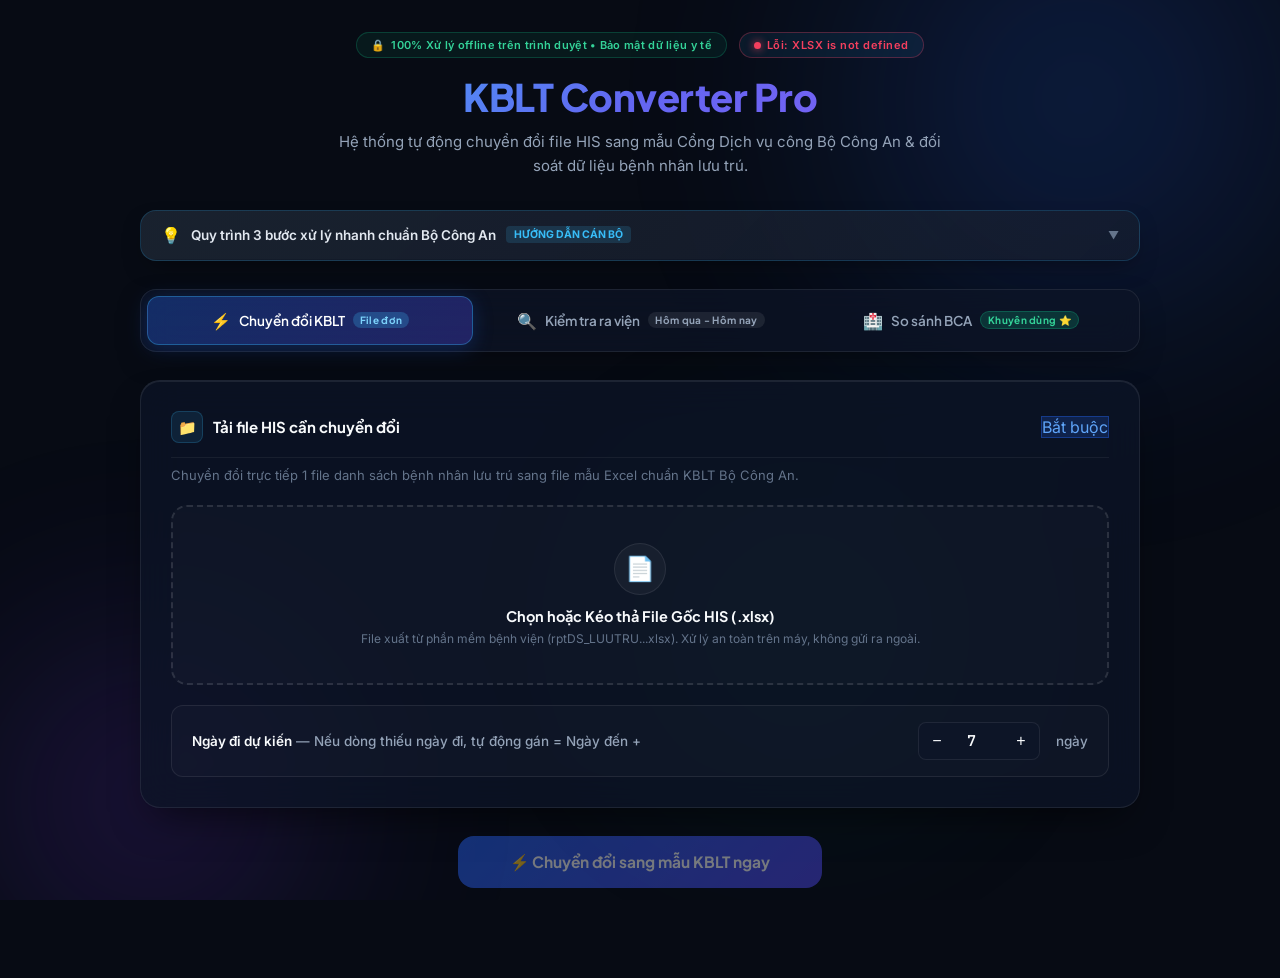
<file: index.html>
<!DOCTYPE html>
<html lang="vi">
<head>
    <meta charset="UTF-8">
    <meta name="viewport" content="width=device-width, initial-scale=1.0">
    <title>KBLT Converter Pro - Hệ thống chuyển đổi & đối soát lưu trú Bộ Công An</title>
    <meta name="description" content="Chuyển đổi và đối soát tự động file danh sách lưu trú bệnh nhân từ HIS sang mẫu chuẩn Cổng Dịch vụ công Bộ Công An (KBLT). 100% xử lý an toàn trên trình duyệt.">
    <link rel="preconnect" href="https://fonts.googleapis.com">
    <link rel="preconnect" href="https://fonts.gstatic.com" crossorigin>
    <link href="https://fonts.googleapis.com/css2?family=Plus+Jakarta+Sans:wght@400;500;600;700;800&family=Inter:wght@400;500;600;700&family=JetBrains+Mono:wght@400;500;600&display=swap" rel="stylesheet">
    <script src="https://cdn.sheetjs.com/xlsx-0.20.3/package/dist/xlsx.full.min.js"></script>
    <script src="data/template_b64.js"></script>
    <style>
        :root {
            --bg-primary: #070b14;
            --bg-secondary: #0d1527;
            --bg-card: rgba(13, 21, 39, 0.75);
            --bg-card-hover: rgba(18, 29, 54, 0.85);
            --bg-glass: rgba(255, 255, 255, 0.035);
            --bg-glass-active: rgba(255, 255, 255, 0.07);
            --border-glass: rgba(255, 255, 255, 0.08);
            --border-glass-hover: rgba(255, 255, 255, 0.18);
            --text-primary: #f8fafc;
            --text-secondary: #94a3b8;
            --text-muted: #64748b;
            --accent-blue: #38bdf8;
            --accent-indigo: #6366f1;
            --accent-purple: #8b5cf6;
            --accent-emerald: #10b981;
            --accent-amber: #f59e0b;
            --accent-rose: #f43f5e;
            --accent-cyan: #06b6d4;
            --gradient-brand: linear-gradient(135deg, #38bdf8 0%, #6366f1 50%, #8b5cf6 100%);
            --gradient-primary: linear-gradient(135deg, #2563eb 0%, #4f46e5 100%);
            --gradient-success: linear-gradient(135deg, #059669 0%, #10b981 50%, #06b6d4 100%);
            --gradient-warm: linear-gradient(135deg, #f59e0b 0%, #f43f5e 100%);
            --gradient-danger: linear-gradient(135deg, #e11d48 0%, #ea580c 100%);
            --shadow-glow-blue: 0 0 40px rgba(56, 189, 248, 0.2);
            --shadow-glow-emerald: 0 0 40px rgba(16, 185, 129, 0.2);
            --shadow-card: 0 20px 40px -15px rgba(0, 0, 0, 0.6), inset 0 1px 0 rgba(255, 255, 255, 0.08);
            --radius-xl: 20px;
            --radius-lg: 16px;
            --radius-md: 12px;
            --radius-sm: 8px;
        }

        * { margin: 0; padding: 0; box-sizing: border-box; }

        body {
            font-family: 'Inter', -apple-system, sans-serif;
            background: var(--bg-primary);
            color: var(--text-primary);
            min-height: 100vh;
            overflow-x: hidden;
            -webkit-font-smoothing: antialiased;
        }

        /* Ambient background lighting */
        .bg-animation {
            position: fixed; top: 0; left: 0;
            width: 100%; height: 100%;
            z-index: 0; overflow: hidden;
            pointer-events: none;
        }

        .bg-animation .orb {
            position: absolute; border-radius: 50%;
            filter: blur(100px); opacity: 0.25;
            animation: float 22s ease-in-out infinite;
        }

        .bg-animation .orb:nth-child(1) {
            width: 700px; height: 700px;
            background: radial-gradient(circle, #2563eb, transparent 70%);
            top: -250px; right: -150px;
        }

        .bg-animation .orb:nth-child(2) {
            width: 500px; height: 500px;
            background: radial-gradient(circle, #7c3aed, transparent 70%);
            bottom: -150px; left: -100px;
            animation-delay: -8s;
        }

        .bg-animation .orb:nth-child(3) {
            width: 450px; height: 450px;
            background: radial-gradient(circle, #059669, transparent 70%);
            top: 45%; left: 45%;
            animation-delay: -15s;
            opacity: 0.18;
        }

        @keyframes float {
            0%, 100% { transform: translate(0, 0) scale(1); }
            25% { transform: translate(40px, -30px) scale(1.05); }
            50% { transform: translate(-30px, 40px) scale(0.95); }
            75% { transform: translate(30px, 20px) scale(1.02); }
        }

        .container {
            position: relative; z-index: 1;
            max-width: 1040px; margin: 0 auto;
            padding: 32px 20px 80px;
        }

        /* ===== Header Styling ===== */
        .header {
            text-align: center;
            margin-bottom: 32px;
        }

        .header-meta {
            display: flex;
            align-items: center;
            justify-content: center;
            gap: 12px;
            flex-wrap: wrap;
            margin-bottom: 16px;
        }

        .security-badge {
            display: inline-flex;
            align-items: center;
            gap: 6px;
            padding: 5px 14px;
            background: rgba(16, 185, 129, 0.08);
            border: 1px solid rgba(16, 185, 129, 0.25);
            border-radius: 9999px;
            font-size: 11px;
            font-weight: 600;
            color: #34d399;
            letter-spacing: 0.3px;
        }

        .header .badge {
            display: inline-flex;
            align-items: center;
            gap: 6px;
            padding: 5px 14px;
            background: rgba(56, 189, 248, 0.08);
            border: 1px solid rgba(56, 189, 248, 0.25);
            border-radius: 9999px;
            font-size: 11px;
            font-weight: 600;
            color: var(--accent-blue);
            letter-spacing: 0.5px;
        }

        .header .badge .dot {
            width: 7px; height: 7px;
            background: var(--accent-emerald);
            border-radius: 50%;
            box-shadow: 0 0 8px var(--accent-emerald);
            animation: pulse-dot 2s ease-in-out infinite;
        }

        .header .badge.loading-badge .dot {
            background: var(--accent-amber);
            box-shadow: 0 0 8px var(--accent-amber);
        }

        .header .badge.error-badge {
            border-color: rgba(244, 63, 94, 0.3);
            color: var(--accent-rose);
        }

        .header .badge.error-badge .dot {
            background: var(--accent-rose);
            box-shadow: 0 0 8px var(--accent-rose);
        }

        @keyframes pulse-dot {
            0%, 100% { opacity: 1; transform: scale(1); }
            50% { opacity: 0.4; transform: scale(0.75); }
        }

        .header h1 {
            font-family: 'Plus Jakarta Sans', sans-serif;
            font-size: 38px;
            font-weight: 800;
            letter-spacing: -0.5px;
            background: var(--gradient-brand);
            -webkit-background-clip: text;
            -webkit-text-fill-color: transparent;
            background-clip: text;
            line-height: 1.2;
            margin-bottom: 10px;
        }

        .header p {
            font-size: 15px;
            color: var(--text-secondary);
            max-width: 620px;
            margin: 0 auto;
            line-height: 1.6;
        }

        /* ===== Quick Guide Accordion ===== */
        .guide-banner {
            background: linear-gradient(135deg, rgba(30, 41, 59, 0.6), rgba(15, 23, 42, 0.7));
            border: 1px solid rgba(56, 189, 248, 0.2);
            border-radius: var(--radius-lg);
            margin-bottom: 28px;
            overflow: hidden;
            box-shadow: 0 10px 25px -10px rgba(0, 0, 0, 0.5);
            transition: all 0.3s ease;
        }

        .guide-header {
            display: flex;
            align-items: center;
            justify-content: space-between;
            padding: 14px 20px;
            cursor: pointer;
            user-select: none;
            background: rgba(255, 255, 255, 0.02);
            transition: background 0.2s ease;
        }

        .guide-header:hover {
            background: rgba(56, 189, 248, 0.05);
        }

        .guide-title {
            display: flex;
            align-items: center;
            gap: 10px;
            font-size: 13.5px;
            font-weight: 600;
            color: #e2e8f0;
        }

        .guide-title .guide-icon {
            font-size: 16px;
        }

        .guide-title .guide-badge {
            font-size: 10.5px;
            font-weight: 700;
            text-transform: uppercase;
            padding: 2px 8px;
            border-radius: 4px;
            background: rgba(56, 189, 248, 0.15);
            color: var(--accent-blue);
        }

        .guide-chevron {
            font-size: 11px;
            color: var(--text-muted);
            transition: transform 0.3s ease;
        }

        .guide-body {
            max-height: 0;
            overflow: hidden;
            transition: max-height 0.35s cubic-bezier(0.4, 0, 0.2, 1);
            border-top: 1px solid transparent;
        }

        .guide-body.open {
            max-height: 300px;
            border-top-color: var(--border-glass);
        }

        .guide-steps {
            display: grid;
            grid-template-columns: repeat(3, 1fr);
            gap: 16px;
            padding: 20px;
        }

        .guide-step {
            background: rgba(255, 255, 255, 0.025);
            border: 1px solid rgba(255, 255, 255, 0.06);
            border-radius: var(--radius-md);
            padding: 14px 16px;
            position: relative;
        }

        .guide-step .step-num {
            width: 24px; height: 24px;
            border-radius: 50%;
            background: var(--gradient-primary);
            color: white;
            font-size: 12px;
            font-weight: 700;
            display: flex;
            align-items: center;
            justify-content: center;
            margin-bottom: 8px;
        }

        .guide-step h4 {
            font-size: 13px;
            font-weight: 700;
            color: var(--text-primary);
            margin-bottom: 4px;
        }

        .guide-step p {
            font-size: 12px;
            color: var(--text-secondary);
            line-height: 1.5;
        }

        /* ===== Tab Navigation (Floating Dock) ===== */
        .tab-bar {
            display: flex;
            gap: 6px;
            background: rgba(13, 21, 39, 0.7);
            border: 1px solid var(--border-glass);
            border-radius: var(--radius-lg);
            padding: 6px;
            margin-bottom: 28px;
            backdrop-filter: blur(16px);
            box-shadow: 0 10px 30px -10px rgba(0, 0, 0, 0.5);
        }

        .tab-item {
            flex: 1;
            padding: 13px 18px;
            background: transparent;
            border: none;
            border-radius: var(--radius-md);
            cursor: pointer;
            font-family: 'Plus Jakarta Sans', sans-serif;
            font-size: 13.5px;
            font-weight: 600;
            color: var(--text-secondary);
            display: flex;
            align-items: center;
            justify-content: center;
            gap: 8px;
            transition: all 0.25s ease;
            position: relative;
        }

        .tab-item:hover {
            color: var(--text-primary);
            background: rgba(255, 255, 255, 0.04);
        }

        .tab-item.active {
            color: #ffffff;
            background: linear-gradient(135deg, rgba(37, 99, 235, 0.35), rgba(79, 70, 229, 0.35));
            border: 1px solid rgba(56, 189, 248, 0.35);
            box-shadow: 0 4px 20px rgba(37, 99, 235, 0.25);
        }

        .tab-item .tab-icon {
            font-size: 16px;
        }

        .tab-tag {
            font-size: 10px;
            font-weight: 700;
            padding: 2px 7px;
            border-radius: 9999px;
            background: rgba(255, 255, 255, 0.08);
            color: var(--text-secondary);
            letter-spacing: 0.3px;
        }

        .tab-item.active .tab-tag {
            background: rgba(56, 189, 248, 0.25);
            color: #7dd3fc;
        }

        .tab-tag.best {
            background: rgba(16, 185, 129, 0.2);
            color: #34d399;
            border: 1px solid rgba(16, 185, 129, 0.3);
        }

        .tab-content {
            display: none;
            animation: fadeIn 0.35s ease;
        }

        .tab-content.active { display: block; }

        @keyframes fadeIn {
            from { opacity: 0; transform: translateY(8px); }
            to { opacity: 1; transform: translateY(0); }
        }

        /* ===== Main Card System ===== */
        .card {
            background: var(--bg-card);
            backdrop-filter: blur(20px);
            border: 1px solid var(--border-glass);
            border-radius: var(--radius-xl);
            padding: 30px;
            margin-bottom: 24px;
            box-shadow: var(--shadow-card);
            transition: all 0.3s ease;
        }

        .card:hover {
            border-color: var(--border-glass-hover);
        }

        .card-header-bar {
            display: flex;
            align-items: center;
            justify-content: space-between;
            margin-bottom: 20px;
            padding-bottom: 14px;
            border-bottom: 1px solid rgba(255, 255, 255, 0.06);
        }

        .card-title {
            font-family: 'Plus Jakarta Sans', sans-serif;
            font-size: 15px;
            font-weight: 700;
            color: var(--text-primary);
            display: flex;
            align-items: center;
            gap: 10px;
        }

        .card-title .icon-box {
            width: 32px; height: 32px;
            border-radius: 8px;
            background: rgba(56, 189, 248, 0.1);
            border: 1px solid rgba(56, 189, 248, 0.2);
            display: flex;
            align-items: center;
            justify-content: center;
            font-size: 15px;
        }

        .card-subtitle {
            font-size: 13px;
            color: var(--text-muted);
            margin-top: -12px;
            margin-bottom: 20px;
            line-height: 1.5;
        }

        /* ===== Modern Upload Zone Design ===== */
        .upload-grid {
            display: grid;
            gap: 18px;
        }

        .upload-grid.two-cols {
            grid-template-columns: 1fr 1fr;
        }

        .upload-grid.three-cols {
            grid-template-columns: repeat(3, 1fr);
        }

        .upload-card-wrapper {
            display: flex;
            flex-direction: column;
            gap: 8px;
        }

        .upload-step-pill {
            display: inline-flex;
            align-items: center;
            gap: 6px;
            font-size: 11px;
            font-weight: 700;
            text-transform: uppercase;
            letter-spacing: 0.5px;
            color: var(--text-secondary);
            padding: 2px 8px;
        }

        .upload-step-pill .step-tag {
            padding: 2px 7px;
            border-radius: 4px;
            font-size: 10px;
        }

        .step-tag.required {
            background: rgba(37, 99, 235, 0.2);
            color: #60a5fa;
            border: 1px solid rgba(37, 99, 235, 0.4);
        }

        .step-tag.optional {
            background: rgba(148, 163, 184, 0.15);
            color: #cbd5e1;
            border: 1px solid rgba(148, 163, 184, 0.25);
        }

        .upload-zone {
            border: 2px dashed rgba(255, 255, 255, 0.12);
            border-radius: var(--radius-lg);
            padding: 28px 20px;
            text-align: center;
            cursor: pointer;
            transition: all 0.3s cubic-bezier(0.4, 0, 0.2, 1);
            position: relative;
            background: rgba(255, 255, 255, 0.02);
            min-height: 180px;
            display: flex;
            align-items: center;
            justify-content: center;
        }

        .upload-zone::after {
            content: '';
            position: absolute;
            inset: 0;
            border-radius: var(--radius-lg);
            background: radial-gradient(circle at center, rgba(56, 189, 248, 0.08), transparent 70%);
            opacity: 0;
            transition: opacity 0.3s ease;
            pointer-events: none;
        }

        .upload-zone:hover {
            border-color: var(--accent-blue);
            background: rgba(56, 189, 248, 0.04);
            transform: translateY(-2px);
        }

        .upload-zone:hover::after {
            opacity: 1;
        }

        .upload-zone.dragover {
            border-color: #38bdf8;
            border-style: solid;
            background: rgba(56, 189, 248, 0.1);
            transform: scale(1.02);
            box-shadow: var(--shadow-glow-blue);
        }

        .upload-zone.has-file {
            border-color: rgba(16, 185, 129, 0.6);
            border-style: solid;
            background: rgba(16, 185, 129, 0.05);
            box-shadow: 0 4px 20px rgba(16, 185, 129, 0.12);
        }

        .zone-content {
            position: relative;
            z-index: 1;
            width: 100%;
        }

        .zone-icon-wrap {
            width: 52px; height: 52px;
            border-radius: 50%;
            background: rgba(255, 255, 255, 0.04);
            border: 1px solid rgba(255, 255, 255, 0.08);
            display: flex;
            align-items: center;
            justify-content: center;
            margin: 0 auto 12px;
            font-size: 24px;
            transition: transform 0.3s ease;
        }

        .upload-zone:hover .zone-icon-wrap {
            transform: scale(1.1);
            border-color: rgba(56, 189, 248, 0.3);
        }

        .upload-zone.has-file .zone-icon-wrap {
            background: rgba(16, 185, 129, 0.15);
            border-color: rgba(16, 185, 129, 0.4);
            color: #34d399;
        }

        .zone-label {
            font-family: 'Plus Jakarta Sans', sans-serif;
            font-size: 14.5px;
            font-weight: 700;
            color: var(--text-primary);
            margin-bottom: 6px;
        }

        .zone-hint {
            font-size: 12px;
            color: var(--text-muted);
            line-height: 1.4;
            max-width: 90%;
            margin: 0 auto;
        }

        .file-name {
            display: none;
            align-items: center;
            justify-content: center;
            gap: 8px;
            font-family: 'JetBrains Mono', monospace;
            font-size: 12px;
            color: #34d399;
            font-weight: 600;
            margin-top: 10px;
            padding: 6px 14px;
            background: rgba(16, 185, 129, 0.12);
            border: 1px solid rgba(16, 185, 129, 0.3);
            border-radius: 9999px;
            word-break: break-all;
            max-width: 95%;
            margin-left: auto;
            margin-right: auto;
        }

        .upload-zone.has-file .file-name {
            display: inline-flex;
        }

        .upload-zone.has-file .zone-hint {
            display: none;
        }

        input[type="file"] { display: none; }

        /* Settings row in Tab 1 */
        .settings-row {
            display: flex;
            align-items: center;
            gap: 16px;
            margin-top: 20px;
            padding: 16px 20px;
            background: rgba(255, 255, 255, 0.02);
            border-radius: var(--radius-md);
            border: 1px solid var(--border-glass);
        }

        .settings-row label {
            font-size: 13.5px;
            color: var(--text-secondary);
            font-weight: 500;
            flex: 1;
        }

        .settings-row label strong {
            color: var(--text-primary);
            font-weight: 600;
        }

        .number-input {
            display: flex;
            align-items: center;
            background: var(--bg-secondary);
            border-radius: 8px;
            overflow: hidden;
            border: 1px solid var(--border-glass);
        }

        .number-input button {
            width: 36px; height: 36px;
            border: none;
            background: transparent;
            color: var(--text-primary);
            font-size: 16px;
            cursor: pointer;
            display: flex;
            align-items: center;
            justify-content: center;
            transition: background 0.2s;
        }

        .number-input button:hover { background: rgba(255, 255, 255, 0.08); }

        .number-input input {
            width: 48px; height: 36px;
            border: none;
            background: transparent;
            color: var(--text-primary);
            text-align: center;
            font-size: 15px;
            font-weight: 600;
            font-family: 'JetBrains Mono', monospace;
        }

        .number-input input:focus { outline: none; }

        /* ===== Submit & Action Section ===== */
        .submit-section {
            text-align: center;
            margin: 28px 0 10px;
        }

        .btn-action-main {
            display: inline-flex;
            align-items: center;
            justify-content: center;
            gap: 12px;
            padding: 16px 52px;
            background: var(--gradient-primary);
            color: white;
            border: none;
            border-radius: var(--radius-lg);
            font-family: 'Plus Jakarta Sans', sans-serif;
            font-size: 15.5px;
            font-weight: 700;
            cursor: pointer;
            transition: all 0.3s cubic-bezier(0.4, 0, 0.2, 1);
            position: relative;
            overflow: hidden;
            box-shadow: 0 8px 25px rgba(37, 99, 235, 0.35);
        }

        .btn-action-main::before {
            content: '';
            position: absolute;
            inset: 0;
            background: linear-gradient(135deg, rgba(255, 255, 255, 0.2), transparent);
            opacity: 0;
            transition: opacity 0.3s;
        }

        .btn-action-main:hover::before { opacity: 1; }

        .btn-action-main:hover {
            transform: translateY(-2px);
            box-shadow: 0 12px 35px rgba(37, 99, 235, 0.5);
        }

        .btn-action-main:active { transform: translateY(0); }

        .btn-action-main:disabled {
            opacity: 0.45;
            cursor: not-allowed;
            transform: none !important;
            box-shadow: none !important;
        }

        .btn-convert {
            background: var(--gradient-primary);
        }

        .btn-compare {
            background: linear-gradient(135deg, #2563eb 0%, #7c3aed 100%);
            box-shadow: 0 8px 25px rgba(124, 58, 237, 0.35);
        }

        .btn-compare:hover {
            box-shadow: 0 12px 35px rgba(124, 58, 237, 0.5);
        }

        .btn-action-main .spinner,
        .btn-compare .spinner {
            display: none;
            width: 22px; height: 22px;
            border: 2.5px solid rgba(255, 255, 255, 0.3);
            border-top-color: white;
            border-radius: 50%;
            animation: spin 0.8s linear infinite;
        }

        .btn-action-main.loading .spinner,
        .btn-compare.loading .spinner { display: block; }
        .btn-action-main.loading .btn-text,
        .btn-compare.loading .btn-text { display: none; }

        @keyframes spin { to { transform: rotate(360deg); } }

        /* ===== Error Banner ===== */
        .error-banner {
            display: none;
            background: rgba(244, 63, 94, 0.1);
            border: 1px solid rgba(244, 63, 94, 0.3);
            border-radius: var(--radius-md);
            padding: 16px 20px;
            margin: 18px auto 0;
            max-width: 600px;
            color: #fb7185;
            font-size: 13.5px;
            text-align: left;
            animation: slideUp 0.3s ease;
        }

        .error-banner.show { display: block; }

        /* ===== Results Dashboard ===== */
        .results, .discharge-results {
            display: none;
            animation: slideUp 0.45s cubic-bezier(0.4, 0, 0.2, 1);
            margin-top: 36px;
        }

        .results.show, .discharge-results.show { display: block; }

        @keyframes slideUp {
            from { opacity: 0; transform: translateY(16px); }
            to { opacity: 1; transform: translateY(0); }
        }

        .success-banner, .discharge-banner {
            background: linear-gradient(135deg, rgba(16, 185, 129, 0.12), rgba(6, 182, 212, 0.08));
            border: 1px solid rgba(16, 185, 129, 0.25);
            border-radius: var(--radius-xl);
            padding: 26px 30px;
            text-align: center;
            margin-bottom: 24px;
            box-shadow: 0 15px 30px -10px rgba(0, 0, 0, 0.5);
            position: relative;
            overflow: hidden;
        }

        .discharge-banner {
            background: linear-gradient(135deg, rgba(37, 99, 235, 0.12), rgba(124, 58, 237, 0.12));
            border-color: rgba(99, 102, 241, 0.25);
        }

        .success-banner .check-icon, .discharge-banner .check-icon {
            width: 52px; height: 52px;
            background: var(--gradient-success);
            border-radius: 50%;
            display: flex;
            align-items: center;
            justify-content: center;
            margin: 0 auto 14px;
            font-size: 26px;
            color: white;
            box-shadow: 0 6px 20px rgba(16, 185, 129, 0.4);
            animation: scaleIn 0.5s cubic-bezier(0.34, 1.56, 0.64, 1);
        }

        .discharge-banner .check-icon {
            background: var(--gradient-primary);
            box-shadow: 0 6px 20px rgba(37, 99, 235, 0.4);
        }

        @keyframes scaleIn {
            from { transform: scale(0); opacity: 0; }
            to { transform: scale(1); opacity: 1; }
        }

        .success-banner h3, .discharge-banner h3 {
            font-family: 'Plus Jakarta Sans', sans-serif;
            font-size: 22px;
            font-weight: 800;
            color: #ffffff;
            margin-bottom: 6px;
        }

        .success-banner p, .discharge-banner p {
            font-size: 14.5px;
            color: var(--text-secondary);
            max-width: 650px;
            margin: 0 auto;
        }

        /* ===== Stat Cards Grid ===== */
        .stats-grid, .discharge-stats-grid {
            display: grid;
            grid-template-columns: repeat(auto-fit, minmax(140px, 1fr));
            gap: 14px;
            margin-bottom: 24px;
        }

        .stat-card {
            background: rgba(13, 21, 39, 0.6);
            border: 1px solid var(--border-glass);
            border-radius: var(--radius-md);
            padding: 18px 14px;
            text-align: center;
            position: relative;
            overflow: hidden;
            transition: all 0.25s ease;
        }

        .stat-card::before {
            content: '';
            position: absolute;
            top: 0; left: 0; right: 0;
            height: 3px;
            background: rgba(255, 255, 255, 0.1);
        }

        .stat-card:hover {
            transform: translateY(-2px);
            border-color: rgba(255, 255, 255, 0.15);
            background: rgba(18, 29, 54, 0.7);
        }

        .stat-card .stat-value {
            font-family: 'JetBrains Mono', monospace;
            font-size: 28px;
            font-weight: 700;
            margin-bottom: 6px;
            line-height: 1;
        }

        .stat-card .stat-label {
            font-size: 11px;
            color: var(--text-secondary);
            text-transform: uppercase;
            letter-spacing: 0.5px;
            font-weight: 600;
        }

        /* Color accents for cards */
        .stat-card:nth-child(1)::before { background: var(--accent-blue); }
        .stat-card:nth-child(1) .stat-value { color: var(--accent-blue); }

        .stat-card:nth-child(2)::before { background: var(--accent-purple); }
        .stat-card:nth-child(2) .stat-value { color: var(--accent-purple); }

        .stat-card:nth-child(3)::before { background: var(--accent-emerald); }
        .stat-card:nth-child(3) .stat-value { color: var(--accent-emerald); }

        .stat-card:nth-child(4)::before { background: var(--accent-rose); }
        .stat-card:nth-child(4) .stat-value { color: var(--accent-rose); }

        .stat-card:nth-child(5)::before { background: #38bdf8; }
        .stat-card:nth-child(5) .stat-value { color: #38bdf8; }

        .stat-card:nth-child(6)::before { background: var(--accent-amber); }
        .stat-card:nth-child(6) .stat-value { color: var(--accent-amber); }

        /* Mapping breakdown in Tab 1 */
        .mapping-detail {
            margin-top: 18px;
            background: rgba(255, 255, 255, 0.02);
            border-radius: var(--radius-md);
            overflow: hidden;
            border: 1px solid var(--border-glass);
        }

        .mapping-item {
            display: flex;
            justify-content: space-between;
            align-items: center;
            padding: 11px 18px;
            border-bottom: 1px solid var(--border-glass);
            font-size: 13px;
        }

        .mapping-item:last-child { border-bottom: none; }
        .mapping-item .map-label { color: var(--text-secondary); }
        .mapping-item .map-value {
            font-family: 'JetBrains Mono', monospace;
            font-weight: 600;
            color: var(--accent-emerald);
        }
        .mapping-item .map-value.zero { color: var(--text-muted); }

        /* ===== DOWNLOAD ACTION HUB (Centerpiece) ===== */
        .download-hub {
            margin-top: 24px;
        }

        .download-hub-title {
            text-align: center;
            font-family: 'Plus Jakarta Sans', sans-serif;
            font-size: 14px;
            font-weight: 700;
            text-transform: uppercase;
            letter-spacing: 0.8px;
            color: var(--text-secondary);
            margin-bottom: 16px;
        }

        .download-actions-grid {
            display: grid;
            grid-template-columns: repeat(auto-fit, minmax(280px, 1fr));
            gap: 16px;
            margin-bottom: 20px;
        }

        .btn-download-card {
            display: flex;
            align-items: center;
            gap: 14px;
            padding: 16px 20px;
            background: var(--bg-card);
            border: 1px solid var(--border-glass);
            border-radius: var(--radius-lg);
            cursor: pointer;
            transition: all 0.25s cubic-bezier(0.4, 0, 0.2, 1);
            text-align: left;
            text-decoration: none;
            position: relative;
            overflow: hidden;
        }

        .btn-download-card:hover {
            transform: translateY(-3px);
            box-shadow: 0 12px 25px -8px rgba(0, 0, 0, 0.6);
        }

        .btn-download-card .btn-main-icon {
            width: 44px; height: 44px;
            border-radius: 12px;
            display: flex;
            align-items: center;
            justify-content: center;
            font-size: 22px;
            flex-shrink: 0;
            background: rgba(255, 255, 255, 0.05);
        }

        .btn-download-card .btn-text-group {
            flex: 1;
            min-width: 0;
        }

        .btn-download-card .btn-main-label {
            display: block;
            font-family: 'Plus Jakarta Sans', sans-serif;
            font-size: 14.5px;
            font-weight: 700;
            color: #ffffff;
            margin-bottom: 2px;
            white-space: nowrap;
            overflow: hidden;
            text-overflow: ellipsis;
        }

        .btn-download-card .btn-sub-label {
            display: block;
            font-size: 11.5px;
            color: var(--text-secondary);
            white-space: nowrap;
            overflow: hidden;
            text-overflow: ellipsis;
        }

        .btn-download-card .btn-count-pill {
            font-family: 'JetBrains Mono', monospace;
            font-size: 12px;
            font-weight: 700;
            padding: 4px 10px;
            border-radius: 9999px;
            flex-shrink: 0;
            background: rgba(255, 255, 255, 0.08);
            color: #ffffff;
        }

        /* Specific card variants */
        .btn-download-card.primary-bca {
            background: linear-gradient(135deg, rgba(37, 99, 235, 0.25), rgba(79, 70, 229, 0.25));
            border-color: rgba(56, 189, 248, 0.4);
            box-shadow: 0 8px 25px rgba(37, 99, 235, 0.2);
        }

        .btn-download-card.primary-bca:hover {
            border-color: rgba(56, 189, 248, 0.8);
            box-shadow: 0 12px 35px rgba(37, 99, 235, 0.4);
        }

        .btn-download-card.primary-bca .btn-main-icon {
            background: var(--gradient-primary);
            color: white;
            box-shadow: 0 4px 12px rgba(37, 99, 235, 0.4);
        }

        .btn-download-card.primary-bca .btn-count-pill {
            background: var(--gradient-primary);
            color: white;
        }

        .btn-download-card.success-still {
            background: linear-gradient(135deg, rgba(5, 150, 105, 0.15), rgba(13, 148, 136, 0.15));
            border-color: rgba(16, 185, 129, 0.35);
        }

        .btn-download-card.success-still:hover {
            border-color: rgba(16, 185, 129, 0.7);
            box-shadow: 0 12px 35px rgba(16, 185, 129, 0.3);
        }

        .btn-download-card.success-still .btn-main-icon {
            background: var(--gradient-success);
            color: white;
        }

        .btn-download-card.success-still .btn-count-pill {
            background: rgba(16, 185, 129, 0.25);
            color: #34d399;
        }

        .btn-download-card.danger-discharged {
            background: linear-gradient(135deg, rgba(225, 29, 72, 0.15), rgba(234, 88, 12, 0.15));
            border-color: rgba(244, 63, 94, 0.35);
        }

        .btn-download-card.danger-discharged:hover {
            border-color: rgba(244, 63, 94, 0.7);
            box-shadow: 0 12px 35px rgba(244, 63, 94, 0.3);
        }

        .btn-download-card.danger-discharged .btn-main-icon {
            background: var(--gradient-danger);
            color: white;
        }

        .btn-download-card.danger-discharged .btn-count-pill {
            background: rgba(244, 63, 94, 0.25);
            color: #fb7185;
        }

        .btn-download-card.warning-missing {
            background: linear-gradient(135deg, rgba(245, 158, 11, 0.15), rgba(217, 119, 6, 0.15));
            border-color: rgba(245, 158, 11, 0.35);
        }

        .btn-download-card.warning-missing:hover {
            border-color: rgba(245, 158, 11, 0.7);
            box-shadow: 0 12px 35px rgba(245, 158, 11, 0.3);
        }

        .btn-download-card.warning-missing .btn-main-icon {
            background: var(--gradient-warm);
            color: white;
        }

        .btn-download-card.warning-missing .btn-count-pill {
            background: rgba(245, 158, 11, 0.25);
            color: #fbbf24;
        }

        .btn-download-card.slate-summary {
            background: rgba(255, 255, 255, 0.03);
            border-color: rgba(255, 255, 255, 0.1);
        }

        .btn-download-card.slate-summary:hover {
            border-color: rgba(255, 255, 255, 0.25);
            background: rgba(255, 255, 255, 0.05);
        }

        .btn-download-card.slate-summary .btn-main-icon {
            background: rgba(255, 255, 255, 0.08);
            color: #cbd5e1;
        }

        .btn-download-card.slate-summary .btn-count-pill {
            background: rgba(255, 255, 255, 0.1);
            color: #cbd5e1;
        }

        /* Generic Download Button (for Tab 1) */
        .btn-download-single {
            display: inline-flex;
            align-items: center;
            gap: 12px;
            padding: 16px 40px;
            background: var(--gradient-success);
            color: white;
            border: none;
            border-radius: var(--radius-lg);
            font-family: 'Plus Jakarta Sans', sans-serif;
            font-size: 15px;
            font-weight: 700;
            cursor: pointer;
            transition: all 0.3s ease;
            box-shadow: 0 8px 25px rgba(16, 185, 129, 0.35);
        }

        .btn-download-single:hover {
            transform: translateY(-2px);
            box-shadow: 0 12px 35px rgba(16, 185, 129, 0.5);
        }

        .btn-reset {
            display: inline-flex;
            align-items: center;
            gap: 8px;
            padding: 14px 28px;
            background: rgba(255, 255, 255, 0.03);
            color: var(--text-secondary);
            border: 1px solid var(--border-glass);
            border-radius: var(--radius-lg);
            font-family: 'Plus Jakarta Sans', sans-serif;
            font-size: 14px;
            font-weight: 600;
            cursor: pointer;
            transition: all 0.25s ease;
        }

        .btn-reset:hover {
            border-color: rgba(255, 255, 255, 0.2);
            color: var(--text-primary);
            background: rgba(255, 255, 255, 0.06);
        }

        .no-discharge {
            text-align: center;
            padding: 32px 20px;
            color: var(--text-secondary);
            background: rgba(16, 185, 129, 0.05);
            border: 1px solid rgba(16, 185, 129, 0.2);
            border-radius: var(--radius-md);
            margin-bottom: 20px;
        }

        .no-discharge .nd-icon {
            font-size: 36px;
            margin-bottom: 10px;
            display: block;
        }

        /* ===== Responsive Breakpoints ===== */
        @media (max-width: 860px) {
            .upload-grid.three-cols { grid-template-columns: 1fr; }
            .upload-grid.two-cols { grid-template-columns: 1fr; }
            .guide-steps { grid-template-columns: 1fr; }
            .download-actions-grid { grid-template-columns: 1fr; }
            .header h1 { font-size: 30px; }
            .card { padding: 22px; }
            .tab-item { padding: 10px 12px; font-size: 12.5px; }
            .tab-tag { display: none; }
        }

        @media (max-width: 600px) {
            .container { padding: 20px 14px 60px; }
            .stats-grid, .discharge-stats-grid { grid-template-columns: 1fr 1fr; }
            .btn-action-main { width: 100%; padding: 15px 20px; }
        }
    </style>
</head>
<body>
    <div class="bg-animation">
        <div class="orb"></div>
        <div class="orb"></div>
        <div class="orb"></div>
    </div>

    <div class="container">
        <!-- Top Branding Header -->
        <header class="header">
            <div class="header-meta">
                <div class="security-badge">
                    <span>🔒</span> 100% Xử lý offline trên trình duyệt • Bảo mật dữ liệu y tế
                </div>
                <div class="badge loading-badge" id="statusBadge">
                    <span class="dot"></span>
                    <span id="statusText">Đang tải dữ liệu mẫu...</span>
                </div>
            </div>
            <h1>KBLT Converter Pro</h1>
            <p>Hệ thống tự động chuyển đổi file HIS sang mẫu Cổng Dịch vụ công Bộ Công An & đối soát dữ liệu bệnh nhân lưu trú.</p>
        </header>

        <!-- Collapsible Quick Guide -->
        <div class="guide-banner" id="guideBanner">
            <div class="guide-header" onclick="toggleGuide()">
                <div class="guide-title">
                    <span class="guide-icon">💡</span>
                    <span>Quy trình 3 bước xử lý nhanh chuẩn Bộ Công An</span>
                    <span class="guide-badge">Hướng dẫn cán bộ</span>
                </div>
                <span class="guide-chevron" id="guideChevron">▼</span>
            </div>
            <div class="guide-body" id="guideBody">
                <div class="guide-steps">
                    <div class="guide-step">
                        <div class="step-num">1</div>
                        <h4>Tải file từ HIS bệnh viện</h4>
                        <p>Xuất báo cáo danh sách bệnh nhân lưu trú đang điều trị từ phần mềm HIS (dạng tệp .xlsx).</p>
                    </div>
                    <div class="guide-step">
                        <div class="step-num">2</div>
                        <h4>Vào Tab "So sánh BCA"</h4>
                        <p>Thả file HIS vừa tải + File danh sách khách đang tạm trú tải từ Cổng lưu trú Bộ Công An.</p>
                    </div>
                    <div class="guide-step">
                        <div class="step-num">3</div>
                        <h4>Tải & Nạp file kết quả</h4>
                        <p>Tải file <strong>"BN Mới Nạp BCA"</strong> (file mẫu chuẩn 100%) để nạp thẳng lên hệ thống không lỗi, đồng thời tải DS ra viện để theo dõi.</p>
                    </div>
                </div>
            </div>
        </div>

        <!-- Tab Segmented Dock -->
        <nav class="tab-bar">
            <button type="button" class="tab-item active" data-tab="converter" onclick="switchTab('converter', this)">
                <span class="tab-icon">⚡</span> Chuyển đổi KBLT
                <span class="tab-tag">File đơn</span>
            </button>
            <button type="button" class="tab-item" data-tab="discharge" onclick="switchTab('discharge', this)">
                <span class="tab-icon">🔍</span> Kiểm tra ra viện
                <span class="tab-tag">Hôm qua - Hôm nay</span>
            </button>
            <button type="button" class="tab-item" data-tab="bca" onclick="switchTab('bca', this)">
                <span class="tab-icon">🏥</span> So sánh BCA
                <span class="tab-tag best">Khuyên dùng ⭐</span>
            </button>
        </nav>

        <!-- ==================== TAB 1: CHUYỂN ĐỔI KBLT ==================== -->
        <div class="tab-content active" id="tab-converter">
            <form id="convertForm">
                <div class="card">
                    <div class="card-header-bar">
                        <div class="card-title">
                            <span class="icon-box">📁</span>
                            Tải file HIS cần chuyển đổi
                        </div>
                        <span class="step-tag required">Bắt buộc</span>
                    </div>
                    <div class="card-subtitle">
                        Chuyển đổi trực tiếp 1 file danh sách bệnh nhân lưu trú sang file mẫu Excel chuẩn KBLT Bộ Công An.
                    </div>

                    <div class="upload-zone" id="sourceZone" onclick="document.getElementById('sourceFile').click()">
                        <div class="zone-content">
                            <div class="zone-icon-wrap">📄</div>
                            <div class="zone-label">Chọn hoặc Kéo thả File Gốc HIS (.xlsx)</div>
                            <div class="zone-hint">File xuất từ phần mềm bệnh viện (rptDS_LUUTRU...xlsx). Xử lý an toàn trên máy, không gửi ra ngoài.</div>
                            <div class="file-name" id="sourceFileName"></div>
                        </div>
                        <input type="file" id="sourceFile" accept=".xlsx,.xls">
                    </div>

                    <div class="settings-row">
                        <label>
                            <strong>Ngày đi dự kiến</strong> — Nếu dòng thiếu ngày đi, tự động gán = Ngày đến +
                        </label>
                        <div class="number-input">
                            <button type="button" onclick="changeExtraDays(-1)">−</button>
                            <input type="number" id="extraDays" value="7" min="0" max="30">
                            <button type="button" onclick="changeExtraDays(1)">+</button>
                        </div>
                        <span style="font-size: 13.5px; color: var(--text-secondary); font-weight: 500;">ngày</span>
                    </div>
                </div>

                <div class="submit-section">
                    <button type="submit" class="btn-action-main btn-convert" id="btnConvert" disabled>
                        <div class="spinner"></div>
                        <span class="btn-text">⚡ Chuyển đổi sang mẫu KBLT ngay</span>
                    </button>
                    <div class="error-banner" id="errorBanner"></div>
                </div>
            </form>

            <div class="results" id="results">
                <div class="success-banner">
                    <div class="check-icon">✓</div>
                    <h3>Chuyển đổi thành công!</h3>
                    <p id="resultSummary"></p>
                </div>

                <div class="card" id="statsCard" style="display: none;">
                    <div class="card-header-bar">
                        <div class="card-title">
                            <span class="icon-box">📊</span>
                            Thống kê dữ liệu chuẩn hóa
                        </div>
                    </div>

                    <div class="stats-grid">
                        <div class="stat-card">
                            <div class="stat-value" id="statTotal">0</div>
                            <div class="stat-label">Tổng bệnh nhân</div>
                        </div>
                        <div class="stat-card">
                            <div class="stat-value" id="statGender">0</div>
                            <div class="stat-label">Mã hóa giới tính</div>
                        </div>
                        <div class="stat-card">
                            <div class="stat-value" id="statDocType">0</div>
                            <div class="stat-label">Loại giấy tờ</div>
                        </div>
                        <div class="stat-card">
                            <div class="stat-value" id="statDate">0</div>
                            <div class="stat-label">Chuẩn hóa ngày</div>
                        </div>
                        <div class="stat-card">
                            <div class="stat-value" id="statDeparture">0</div>
                            <div class="stat-label">Thêm ngày đi</div>
                        </div>
                        <div class="stat-card">
                            <div class="stat-value" id="statProvince">0</div>
                            <div class="stat-label">Mã hóa Tỉnh/TP</div>
                        </div>
                    </div>

                    <div class="mapping-detail" id="mappingDetail"></div>
                </div>

                <div class="download-hub">
                    <div style="display: flex; gap: 14px; justify-content: center; flex-wrap: wrap; margin-top: 10px;">
                        <button type="button" class="btn-download-single" id="btnDownload" style="display: none;">
                            📥 Tải file KBLT kết quả (.xlsx)
                        </button>
                        <button type="button" class="btn-reset" onclick="resetForm()">
                            🔄 Làm mới
                        </button>
                    </div>
                </div>
            </div>
        </div><!-- end tab-converter -->

        <!-- ==================== TAB 2: KIỂM TRA RA VIỆN ==================== -->
        <div class="tab-content" id="tab-discharge">
            <div class="card">
                <div class="card-header-bar">
                    <div class="card-title">
                        <span class="icon-box">🔍</span>
                        So sánh 2 ngày liên tiếp (Hôm qua ↔ Hôm nay)
                    </div>
                    <span class="step-tag required">2 File</span>
                </div>
                <div class="card-subtitle">
                    Phát hiện các bệnh nhân có trong file hôm qua nhưng không còn trong file hôm nay (đã xuất viện).
                </div>

                <div class="upload-grid two-cols">
                    <div class="upload-card-wrapper">
                        <div class="upload-step-pill">
                            <span>1. File hôm trước</span>
                            <span class="step-tag required">Bắt buộc</span>
                        </div>
                        <div class="upload-zone" id="yesterdayZone" onclick="document.getElementById('yesterdayFile').click()">
                            <div class="zone-content">
                                <div class="zone-icon-wrap">📅</div>
                                <div class="zone-label">File gốc HÔM QUA</div>
                                <div class="zone-hint">Kéo thả hoặc click chọn (.xlsx)</div>
                                <div class="file-name" id="yesterdayFileName"></div>
                            </div>
                            <input type="file" id="yesterdayFile" accept=".xlsx,.xls">
                        </div>
                    </div>

                    <div class="upload-card-wrapper">
                        <div class="upload-step-pill">
                            <span>2. File hôm nay</span>
                            <span class="step-tag required">Bắt buộc</span>
                        </div>
                        <div class="upload-zone" id="todayZone" onclick="document.getElementById('todayFile').click()">
                            <div class="zone-content">
                                <div class="zone-icon-wrap">📄</div>
                                <div class="zone-label">File gốc HÔM NAY</div>
                                <div class="zone-hint">Kéo thả hoặc click chọn (.xlsx)</div>
                                <div class="file-name" id="todayFileName"></div>
                            </div>
                            <input type="file" id="todayFile" accept=".xlsx,.xls">
                        </div>
                    </div>
                </div>
            </div>

            <div class="submit-section">
                <button type="button" class="btn-action-main btn-compare" id="btnCompare" disabled onclick="runComparison()">
                    <div class="spinner"></div>
                    <span class="btn-text">🔍 So sánh tìm bệnh nhân ra viện</span>
                </button>
                <div class="error-banner" id="errorBannerDischarge"></div>
            </div>

            <div class="discharge-results" id="dischargeResults">
                <div class="discharge-banner">
                    <div class="check-icon">🏥</div>
                    <h3>Kết quả kiểm tra ra viện</h3>
                    <p id="dischargeSummary"></p>
                </div>

                <div class="discharge-stats-grid">
                    <div class="stat-card">
                        <div class="stat-value" id="statYesterday">0</div>
                        <div class="stat-label">Bệnh nhân hôm qua</div>
                    </div>
                    <div class="stat-card">
                        <div class="stat-value" id="statToday">0</div>
                        <div class="stat-label">Bệnh nhân hôm nay</div>
                    </div>
                    <div class="stat-card">
                        <div class="stat-value" id="statDischarged">0</div>
                        <div class="stat-label">Đã ra viện</div>
                    </div>
                </div>

                <div id="noDischargeMsg" class="no-discharge" style="display: none;">
                    <span class="nd-icon">✅</span>
                    <strong>Không có bệnh nhân nào ra viện</strong>
                    <p style="margin-top: 6px;">Tất cả bệnh nhân hôm qua vẫn có mặt trong danh sách hôm nay.</p>
                </div>

                <div class="download-hub">
                    <div class="download-actions-grid" style="max-width: 700px; margin: 0 auto 20px;">
                        <button type="button" class="btn-download-card danger-discharged" id="btnDownloadDischarge" style="display: none;">
                            <span class="btn-main-icon">🚪</span>
                            <span class="btn-text-group">
                                <span class="btn-main-label">Tải Danh Sách Ra Viện (.xlsx)</span>
                                <span class="btn-sub-label">Danh sách bệnh nhân đã xuất viện</span>
                            </span>
                        </button>
                    </div>

                    <div style="text-align: center;">
                        <button type="button" class="btn-reset" onclick="resetDischarge()">
                            🔄 Làm mới
                        </button>
                    </div>
                </div>
            </div>
        </div><!-- end tab-discharge -->

        <!-- ==================== TAB 3: SO SÁNH BCA ĐA CHIỀU ==================== -->
        <div class="tab-content" id="tab-bca">
            <div class="card">
                <div class="card-header-bar">
                    <div class="card-title">
                        <span class="icon-box">🏥</span>
                        So sánh đa chiều: HIS ↔ BCA ↔ KBLT
                    </div>
                    <span class="step-tag required" style="background: rgba(16, 185, 129, 0.15); color: #34d399; border-color: rgba(16, 185, 129, 0.3);">
                        Khuyên dùng
                    </span>
                </div>
                <div class="card-subtitle">
                    Tự động tách riêng 3 nhóm: <strong>BN Mới cần nạp</strong> (xuất theo mẫu chuẩn BCA import ngay), <strong>BN Đang nằm viện</strong> và <strong>BN Đã ra viện</strong>.
                </div>

                <div class="upload-grid three-cols">
                    <!-- File 1: HIS -->
                    <div class="upload-card-wrapper">
                        <div class="upload-step-pill">
                            <span>1. File HIS Hiện Tại</span>
                            <span class="step-tag required">Bắt buộc</span>
                        </div>
                        <div class="upload-zone" id="hisZone" onclick="document.getElementById('hisFile').click()">
                            <div class="zone-content">
                                <div class="zone-icon-wrap" style="color: #60a5fa;">🏥</div>
                                <div class="zone-label">File HIS / KBLT Hôm Nay</div>
                                <div class="zone-hint">File xuất từ HIS bệnh viện (rptDS_LUUTRU...xlsx) hoặc file KBLT đã chuyển đổi</div>
                                <div class="file-name" id="hisFileName"></div>
                            </div>
                            <input type="file" id="hisFile" accept=".xlsx,.xls">
                        </div>
                    </div>

                    <!-- File 2: BCA -->
                    <div class="upload-card-wrapper">
                        <div class="upload-step-pill">
                            <span>2. File Cổng BCA</span>
                            <span class="step-tag optional">Tùy chọn</span>
                        </div>
                        <div class="upload-zone" id="bcaZone" onclick="document.getElementById('bcaFile').click()">
                            <div class="zone-content">
                                <div class="zone-icon-wrap" style="color: #34d399;">🌐</div>
                                <div class="zone-label">File Đang Tạm Trú BCA</div>
                                <div class="zone-hint">Tải từ web Quản lý lưu trú Bộ Công An (danh-sach-khach-VN...xlsx)</div>
                                <div class="file-name" id="bcaFileName"></div>
                            </div>
                            <input type="file" id="bcaFile" accept=".xlsx,.xls">
                        </div>
                    </div>

                    <!-- File 3: KBLT cũ -->
                    <div class="upload-card-wrapper">
                        <div class="upload-step-pill">
                            <span>3. File KBLT Trước Đó</span>
                            <span class="step-tag optional">Tùy chọn</span>
                        </div>
                        <div class="upload-zone" id="resultZone" onclick="document.getElementById('resultFile').click()">
                            <div class="zone-content">
                                <div class="zone-icon-wrap" style="color: #c084fc;">📄</div>
                                <div class="zone-label">File KBLT Hôm Trước</div>
                                <div class="zone-hint">File KBLT ngày trước đó để bổ trợ phát hiện bệnh nhân đã ra viện</div>
                                <div class="file-name" id="resultFileName"></div>
                            </div>
                            <input type="file" id="resultFile" accept=".xlsx,.xls">
                        </div>
                    </div>
                </div>
            </div>

            <div class="submit-section">
                <button type="button" class="btn-action-main btn-compare" id="btnCompareBca" disabled onclick="runBcaComparison()">
                    <div class="spinner"></div>
                    <span class="btn-text">🏥 Bắt đầu so sánh & phân loại</span>
                </button>
                <div class="error-banner" id="errorBannerBca"></div>
            </div>

            <div class="discharge-results" id="bcaResults">
                <div class="discharge-banner">
                    <div class="check-icon">🏥</div>
                    <h3>Kết quả đối soát đa chiều</h3>
                    <p id="bcaSummary"></p>
                </div>

                <div class="discharge-stats-grid">
                    <div class="stat-card">
                        <div class="stat-value" id="statHis">0</div>
                        <div class="stat-label">BN trên HIS</div>
                    </div>
                    <div class="stat-card">
                        <div class="stat-value" id="statBca">0</div>
                        <div class="stat-label">BN trên BCA</div>
                    </div>
                    <div class="stat-card">
                        <div class="stat-value" id="statBcaStill">0</div>
                        <div class="stat-label">Đang nằm viện</div>
                    </div>
                    <div class="stat-card">
                        <div class="stat-value" id="statBcaDischarged">0</div>
                        <div class="stat-label">Đã ra viện</div>
                    </div>
                    <div class="stat-card">
                        <div class="stat-value" id="statBcaNew">0</div>
                        <div class="stat-label">BN Mới (cần nạp)</div>
                    </div>
                </div>

                <div id="noBcaDischargeMsg" class="no-discharge" style="display: none;">
                    <span class="nd-icon">✅</span>
                    <strong>Không có bệnh nhân nào ra viện</strong>
                    <p style="margin-top: 6px;">Tất cả bệnh nhân trên BCA đều còn trong danh sách điều trị của HIS.</p>
                </div>

                <!-- Download Command Center -->
                <div class="download-hub">
                    <div class="download-hub-title">⚡ Danh sách tệp kết quả xuất khẩu</div>
                    
                    <div class="download-actions-grid">
                        <!-- Primary Action Card: BN Mới chuẩn BCA -->
                        <button type="button" class="btn-download-card primary-bca" id="btnDownloadBcaNew" style="display: none;" title="File mẫu chuẩn BCA để import trực tiếp lên Cổng DVC Bộ Công An">
                            <span class="btn-main-icon">⭐</span>
                            <span class="btn-text-group">
                                <span class="btn-main-label">Tải DS BN Mới Nạp BCA (.xlsx)</span>
                                <span class="btn-sub-label">File chuẩn mẫu Bộ Công An • Import trực tiếp</span>
                            </span>
                            <span class="btn-count-pill" id="badgeBcaNew">0 BN</span>
                        </button>

                        <!-- Action Card: Cần Gia Hạn Lưu Trú (Đang có trên BCA) -->
                        <button type="button" class="btn-download-card success-still" id="btnDownloadBcaExtend" style="display: none;" title="Danh sách bệnh nhân đang có trên web BCA cần gia hạn lưu trú (Nạp vào Extension để tự động gia hạn)">
                            <span class="btn-main-icon">📅</span>
                            <span class="btn-text-group">
                                <span class="btn-main-label">Tải DS Cần Gia Hạn (Trên BCA) (.xlsx)</span>
                                <span class="btn-sub-label">Đang có trên web BCA • Dùng cho Extension gia hạn</span>
                            </span>
                            <span class="btn-count-pill" id="badgeBcaExtend">0 BN</span>
                        </button>

                        <!-- Action Card: Nằm viện nhưng Chưa có trên BCA -->
                        <button type="button" class="btn-download-card warning-missing" id="btnDownloadBcaMissing" style="display: none;" title="Bệnh nhân vẫn đang nằm viện nhưng chưa có hồ sơ trên web BCA (Chuẩn mẫu BCA để import trực tiếp)">
                            <span class="btn-main-icon">⚠️</span>
                            <span class="btn-text-group">
                                <span class="btn-main-label">Tải DS Chưa Có Trên BCA (.xlsx)</span>
                                <span class="btn-sub-label">File chuẩn mẫu Bộ Công An • Import trực tiếp</span>
                            </span>
                            <span class="btn-count-pill" id="badgeBcaMissing">0 BN</span>
                        </button>

                        <!-- Action Card: Gộp toàn bộ BN cần nạp mới lên BCA -->
                        <button type="button" class="btn-download-card primary-bca" id="btnDownloadBcaAllNew" style="display: none;" title="Gộp tất cả BN mới và BN chưa có trên BCA thành 1 file chuẩn BCA để import 1 lần">
                            <span class="btn-main-icon">🚀</span>
                            <span class="btn-text-group">
                                <span class="btn-main-label">Tải Gộp Toàn Bộ Cần Nạp Mới (.xlsx)</span>
                                <span class="btn-sub-label">Gộp BN mới + Chưa có trên BCA • Import 1 lần</span>
                            </span>
                            <span class="btn-count-pill" id="badgeBcaAllNew">0 BN</span>
                        </button>

                        <!-- Action Card: Tất cả Còn nằm viện -->
                        <button type="button" class="btn-download-card slate-summary" id="btnDownloadBcaStill" style="display: none;" title="Toàn bộ danh sách tiếp tục nằm viện (Tổng hợp cả trên BCA và KBLT cũ)">
                            <span class="btn-main-icon">🏥</span>
                            <span class="btn-text-group">
                                <span class="btn-main-label">Tải Toàn Bộ Còn Nằm Viện (.xlsx)</span>
                                <span class="btn-sub-label">Tổng hợp toàn viện (theo dõi nội bộ)</span>
                            </span>
                            <span class="btn-count-pill" id="badgeBcaStill">0 BN</span>
                        </button>

                        <!-- Action Card: Đã ra viện -->
                        <button type="button" class="btn-download-card danger-discharged" id="btnDownloadBca" style="display: none;" title="Danh sách bệnh nhân đã xuất viện">
                            <span class="btn-main-icon">🚪</span>
                            <span class="btn-text-group">
                                <span class="btn-main-label">Tải DS Đã Ra Viện (.xlsx)</span>
                                <span class="btn-sub-label">Bệnh nhân đã xuất viện • Dùng trả phòng</span>
                            </span>
                            <span class="btn-count-pill" id="badgeBcaDischarged">0 BN</span>
                        </button>

                        <!-- Action Card: Tóm tắt BN Mới -->
                        <button type="button" class="btn-download-card slate-summary" id="btnDownloadBcaNewSummary" style="display: none;" title="Bảng tóm tắt rút gọn để xem hoặc in">
                            <span class="btn-main-icon">📄</span>
                            <span class="btn-text-group">
                                <span class="btn-main-label">Tải Tóm Tắt BN Mới (.xlsx)</span>
                                <span class="btn-sub-label">Bảng rút gọn để in ấn / lưu trữ</span>
                            </span>
                            <span class="btn-count-pill" id="badgeBcaSummary">0 BN</span>
                        </button>
                    </div>

                    <div class="extension-tip-box" style="margin: 16px auto 0; max-width: 700px; padding: 12px 16px; background: rgba(59, 130, 246, 0.08); border: 1px dashed rgba(59, 130, 246, 0.35); border-radius: 12px; display: flex; align-items: center; gap: 12px; font-size: 12.5px; color: #93c5fd;">
                        <span style="font-size: 22px;">⚡</span>
                        <div style="flex: 1; line-height: 1.4;">
                            <strong style="color: #60a5fa;">Tự động Trả phòng & Gia hạn trên web BCA:</strong> Sử dụng tiện ích <strong>BCA Auto Check-out & Gia Hạn</strong> (trong thư mục <code>extension-bca-checkout</code>) để tự động hóa toàn bộ thao tác Trả phòng (Check-out) hoặc Gia hạn lưu trú.
                        </div>
                        </div>
                    </div>

                    <div style="text-align: center; margin-top: 14px;">
                        <button type="button" class="btn-reset" onclick="resetBca()">
                            🔄 Làm mới & So sánh lại
                        </button>
                    </div>
                </div>
            </div>
        </div><!-- end tab-bca -->
    </div>

<script>
// ============================================================
// KBLT Converter — Client-side (port từ Python/openpyxl)
// ============================================================

let templateData = null;   // ArrayBuffer of template file
let lookups = null;        // Lookup dictionaries built from template
let outputWorkbook = null; // Last generated workbook for download

// ===== Unicode NFC normalization =====
function nfc(s) {
    if (s === null || s === undefined) return '';
    return String(s).trim().normalize('NFC');
}

// ===== Build lookup tables from template workbook =====
function buildLookups(wbTpl) {
    const lk = {};

    // --- TINH_THANH ---
    const wsTT = wbTpl.Sheets['TINH_THANH'];
    const ttRows = XLSX.utils.sheet_to_json(wsTT, { header: 1, defval: null });
    const tinhCode = {};
    const tinhDisplay = {};
    for (let i = 1; i < ttRows.length; i++) {
        const row = ttRows[i];
        if (row[1] && row[2]) {
            const ma = String(row[0]).trim();
            const ten = nfc(row[1]);
            tinhCode[ten] = ma;
            tinhDisplay[ten] = row[2];
        }
    }
    lk.tinhCode = tinhCode;
    lk.tinhDisplay = tinhDisplay;

    // --- PHUONG_XA ---
    const wsPX = wbTpl.Sheets['PHUONG_XA'];
    const pxRows = XLSX.utils.sheet_to_json(wsPX, { header: 1, defval: null });
    const pxMap = {};
    for (let i = 1; i < pxRows.length; i++) {
        const row = pxRows[i];
        if (row[1] && row[2] && row[3]) {
            const maTinh = String(row[2]).trim();
            const tenPx = nfc(row[1]);
            if (!pxMap[maTinh]) pxMap[maTinh] = {};
            pxMap[maTinh][tenPx] = row[3];
        }
    }
    lk.pxMap = pxMap;

    // --- DANH_MUC ---
    const wsDM = wbTpl.Sheets['DANH_MUC'];
    const dmRows = XLSX.utils.sheet_to_json(wsDM, { header: 1, defval: null });
    const loaiGiayTo = {};
    const noiCuTru = {};
    const lyDo = {};
    const gioiTinh = {};
    const quocTich = {};

    for (let i = 1; i < dmRows.length; i++) {
        const row = dmRows[i];

        // Col 0: Loại giấy tờ
        if (row[0]) {
            const val = nfc(row[0]);
            loaiGiayTo[val] = val;
            const parts = val.split(' - ');
            if (parts.length > 1) {
                const short = parts[1].trim();
                loaiGiayTo[short] = val;
                loaiGiayTo[short.replace('Thẻ ', '')] = val;
                if (short.includes('Khác') || short.includes('khác')) {
                    loaiGiayTo['Giấy tờ khác'] = val;
                } else if (short.includes('CCCD')) {
                    loaiGiayTo['CCCD'] = val;
                } else if (short.includes('CMND')) {
                    loaiGiayTo['CMND'] = val;
                }
            }
        }

        // Col 1: Nơi cư trú
        if (row[1]) {
            const val = nfc(row[1]);
            noiCuTru[val] = val;
            const parts = val.split(' - ');
            if (parts.length > 1) {
                noiCuTru[parts[1].trim()] = val;
            }
            if (val.includes('Khác')) {
                noiCuTru['Khác'] = val;
                noiCuTru['Địa chỉ khác'] = val;
            }
        }

        // Col 2: Lý do
        if (row[2]) {
            const val = nfc(row[2]);
            lyDo[val] = val;
            const parts = val.split(' - ');
            if (parts.length > 1) {
                const short = parts[1].trim();
                lyDo[short] = val;
                if (short === 'Chữa bệnh') {
                    lyDo['Khám chữa bệnh'] = val;
                    lyDo['KCB'] = val;
                }
            }
        }

        // Col 3: Giới tính
        if (row[3]) {
            const val = nfc(row[3]);
            gioiTinh[val] = val;
            const parts = val.split(' - ');
            if (parts.length > 1) {
                gioiTinh[parts[0].trim()] = val;
                gioiTinh[parts[1].trim()] = val;
            }
        }

        // Col 4: Quốc tịch
        if (row[4]) {
            const val = nfc(row[4]);
            quocTich[val] = val;
            const parts = val.split(' - ');
            if (parts.length > 1) {
                quocTich[parts[0].trim()] = val;
            }
            if (val.includes('Viet Nam') || val.includes('Việt Nam')) {
                quocTich['VNM'] = val;
            }
        }
    }

    lk.loaiGiayTo = loaiGiayTo;
    lk.noiCuTru = noiCuTru;
    lk.lyDo = lyDo;
    lk.gioiTinh = gioiTinh;
    lk.quocTich = quocTich;

    return lk;
}

// ===== Mapping helpers =====
function mapTinh(rawValue, lk) {
    if (!rawValue) return '';
    const val = nfc(rawValue);
    const clean = val.replace('Tỉnh ', '').replace('Thành phố ', 'TP. ');
    if (lk.tinhDisplay[clean]) return lk.tinhDisplay[clean];
    const clean2 = val.replace('Tỉnh ', '').replace('Thành phố ', '');
    for (const [k, v] of Object.entries(lk.tinhDisplay)) {
        if (clean2.includes(k) || k.includes(clean2)) return v;
    }
    return val;
}

function getTinhCode(rawValue, lk) {
    if (!rawValue) return '';
    const val = nfc(rawValue);
    const clean = val.replace('Tỉnh ', '').replace('Thành phố ', 'TP. ');
    return lk.tinhCode[clean] || '';
}

function mapPhuongXa(rawPx, tinhCode, lk) {
    if (!rawPx || !tinhCode) return '';
    const val = nfc(rawPx);
    if (lk.pxMap[tinhCode] && lk.pxMap[tinhCode][val]) {
        return lk.pxMap[tinhCode][val];
    }
    return val;
}

function mapGeneric(rawValue, lookupDict) {
    if (!rawValue) return '';
    const val = nfc(rawValue);
    return lookupDict[val] || val;
}

function fixDate(rawValue) {
    if (!rawValue) return [null, null];
    const val = String(rawValue).trim();
    const datePart = val.includes(' ') ? val.split(' ')[0] : val;
    // Parse dd/mm/yyyy
    const m = datePart.match(/^(\d{1,2})\/(\d{1,2})\/(\d{4})$/);
    if (m) {
        const dt = new Date(parseInt(m[3]), parseInt(m[2]) - 1, parseInt(m[1]));
        if (!isNaN(dt.getTime())) return [datePart, dt];
    }
    return [datePart, null];
}

function formatDate(dt) {
    const dd = String(dt.getDate()).padStart(2, '0');
    const mm = String(dt.getMonth() + 1).padStart(2, '0');
    const yyyy = dt.getFullYear();
    return `${dd}/${mm}/${yyyy}`;
}

// ===== Find source columns dynamically =====
function findSourceColumns(srcRows) {
    let headerRowIdx = -1;
    let colMap = {};

    // Scan first 20 rows for "Họ và tên"
    const scanLimit = Math.min(20, srcRows.length);
    for (let r = 0; r < scanLimit; r++) {
        const row = srcRows[r];
        if (!row) continue;
        for (let c = 0; c < row.length; c++) {
            const val = nfc(row[c]).toLowerCase();
            if (val.includes('họ và tên')) {
                headerRowIdx = r;
                break;
            }
        }
        if (headerRowIdx >= 0) break;
    }

    if (headerRowIdx < 0) return [null, null];

    // Read all headers
    const headerRow = srcRows[headerRowIdx];
    const headers = headerRow.map(h => nfc(h).toLowerCase());

    const hasDiNgay = headers.some(h => h && h.includes('đi ngày'));
    // const hasTuNgay = headers.some(h => h && h.includes('từ ngày'));

    for (let c = 0; c < headers.length; c++) {
        const val = headers[c];
        if (!val) continue;

        if (val.includes('họ và tên'))
            colMap.ho_ten = c;
        else if (val.includes('ngày, tháng, năm sinh') || val.includes('ngày sinh'))
            colMap.ngay_sinh = c;
        else if (val.includes('giới tính'))
            colMap.gioi_tinh = c;
        else if (val.includes('quốc tịch'))
            colMap.quoc_tich = c;
        else if (val.includes('loại giấy tờ'))
            colMap.loai_giay_to = c;
        else if (val.includes('tên giấy tờ'))
            colMap.ten_giay_to = c;
        else if (val.includes('số giấy tờ'))
            colMap.so_giay_to = c;
        else if (val.includes('cmnd') || val.includes('cccd') || val.includes('số định danh'))
            colMap.so_cccd = c;
        else if (val.includes('hộ chiếu'))
            colMap.so_ho_chieu = c;
        else if (val.includes('giấy tờ khác'))
            colMap.so_giay_to_khac = c;
        else if (val.includes('số điện thoại'))
            colMap.so_dt = c;
        else if (val.includes('loại cư trú') || val.includes('nơi cư trú'))
            colMap.noi_cu_tru = c;
        else if (val.includes('tỉnh/tp') || val.includes('tỉnh, thành') || val.includes('tỉnh thành'))
            colMap.tinh_tp = c;
        else if (val.includes('phường/xã') || val.includes('phường xã'))
            colMap.phuong_xa = c;
        else if (val.includes('địa chỉ chi tiết') || val.includes('số nhà'))
            colMap.dia_chi = c;
        else if (val.includes('từ ngày') || val.includes('ngày đến'))
            colMap.ngay_den = c;
        else if (val.includes('đi ngày') || val.includes('ngày đi'))
            colMap.ngay_di = c;
        else if (val.includes('đến ngày')) {
            if (hasDiNgay) colMap.ngay_den = c;
            else colMap.ngay_di = c;
        }
        else if (val.includes('lý do lưu trú') || val.includes('lý do cư trú'))
            colMap.ly_do = c;
        else if (val.includes('phòng/khoa') || val.includes('số phòng'))
            colMap.phong_khoa = c;
    }

    return [headerRowIdx, colMap];
}

// ===== SheetJS cell helpers =====
function setCell(ws, r, c, value) {
    const ref = XLSX.utils.encode_cell({ r: r, c: c });
    if (value === null || value === undefined || value === '') {
        ws[ref] = { v: '', t: 's' };
    } else if (typeof value === 'number') {
        ws[ref] = { v: value, t: 'n' };
    } else {
        ws[ref] = { v: String(value), t: 's' };
    }
}

function clearCells(ws, startRow, endRow, startCol, endCol) {
    for (let r = startRow; r <= endRow; r++) {
        for (let c = startCol; c <= endCol; c++) {
            const ref = XLSX.utils.encode_cell({ r: r, c: c });
            delete ws[ref];
        }
    }
}

// ===== Fix SheetJS !ref range bug (common in files exported from BCA portal) =====
function fixSheetRef(ws) {
    if (!ws) return;
    let minR = Infinity, maxR = -1, minC = Infinity, maxC = -1;
    for (const k of Object.keys(ws)) {
        if (k.startsWith('!')) continue;
        const d = XLSX.utils.decode_cell(k);
        if (d.r < minR) minR = d.r;
        if (d.r > maxR) maxR = d.r;
        if (d.c < minC) minC = d.c;
        if (d.c > maxC) maxC = d.c;
    }
    if (maxR >= 0 && maxC >= 0) {
        ws['!ref'] = XLSX.utils.encode_range({
            s: { r: minR === Infinity ? 0 : minR, c: minC === Infinity ? 0 : minC },
            e: { r: maxR, c: maxC }
        });
    }
}

// ===== Main conversion logic =====
function processFiles(srcArrayBuffer, extraDays) {
    const stats = {
        total_rows: 0, mapped_gender: 0, mapped_doc_type: 0,
        mapped_residence: 0, mapped_province: 0, mapped_ward: 0,
        mapped_nationality: 0, mapped_reason: 0, fixed_date_format: 0,
        added_departure_date: 0, errors: [],
    };

    // Read source workbook
    let wbSrc;
    try {
        wbSrc = XLSX.read(srcArrayBuffer, { type: 'array', cellDates: false });
    } catch (e) {
        stats.errors.push('Lỗi đọc file gốc: ' + e.message);
        return [null, stats];
    }

    // Read template workbook (fresh copy each time)
    let wbTpl;
    try {
        wbTpl = XLSX.read(templateData, { type: 'array', cellDates: false });
    } catch (e) {
        stats.errors.push('Lỗi đọc file mẫu: ' + e.message);
        return [null, stats];
    }

    const wsTpl = wbTpl.Sheets['DS_KHACH_VIET_NAM_LUU_TRU'];
    if (!wsTpl) {
        stats.errors.push('Không tìm thấy sheet "DS_KHACH_VIET_NAM_LUU_TRU" trong file mẫu.');
        return [null, stats];
    }

    const wsSrc = wbSrc.Sheets[wbSrc.SheetNames[0]];
    fixSheetRef(wsSrc);
    const srcRows = XLSX.utils.sheet_to_json(wsSrc, { header: 1, defval: null, raw: true });

    // Build lookups from template
    const lk = buildLookups(wbTpl);

    // Find source columns
    const [headerRowIdx, colMap] = findSourceColumns(srcRows);
    if (headerRowIdx === null || !('ho_ten' in colMap)) {
        stats.errors.push('Không tìm thấy dòng tiêu đề (phải có cột "Họ và tên") trong file gốc.');
        return [null, stats];
    }

    // Clear template data rows (row index 4 = Excel row 5, 0-indexed; rows 2 & 3 are "Mẫu dữ liệu" and "[EXAMPLE]")
    const tplRange = XLSX.utils.decode_range(wsTpl['!ref'] || 'A1');
    clearCells(wsTpl, 4, Math.max(tplRange.e.r, 2000), 0, 18);

    const sourceStart = headerRowIdx + 1;
    let rowCount = 0;

    function safeGet(row, key) {
        if (key in colMap && row && colMap[key] < row.length) {
            return row[colMap[key]];
        }
        return null;
    }

    for (let i = sourceStart; i < srcRows.length; i++) {
        const srcRow = srcRows[i];
        if (!srcRow) continue;

        const hoTen = safeGet(srcRow, 'ho_ten');
        if (!hoTen || String(hoTen).trim().startsWith('<')) continue;

        const tplRow = 4 + rowCount; // 0-indexed (Excel row 5+, preserving rows 3 & 4 sample rows)
        stats.total_rows++;

        // Col 1: STT
        setCell(wsTpl, tplRow, 0, rowCount + 1);
        // Col 2: Họ và tên
        setCell(wsTpl, tplRow, 1, hoTen);

        // Col 3: Ngày sinh
        let ngaySinhRaw = String(safeGet(srcRow, 'ngay_sinh') || '').trim();
        if (ngaySinhRaw && ngaySinhRaw.length === 4 && /^\d{4}$/.test(ngaySinhRaw)) {
            ngaySinhRaw = '01/01/' + ngaySinhRaw;
        }
        setCell(wsTpl, tplRow, 2, ngaySinhRaw);

        // Col 4: Giới tính
        const gtRaw = nfc(safeGet(srcRow, 'gioi_tinh'));
        const gtMapped = mapGeneric(gtRaw, lk.gioiTinh);
        setCell(wsTpl, tplRow, 3, gtMapped);
        if (gtMapped !== gtRaw) stats.mapped_gender++;

        // Col 5: Quốc tịch
        const qtRaw = nfc(safeGet(srcRow, 'quoc_tich'));
        const qtMapped = mapGeneric(qtRaw, lk.quocTich);
        setCell(wsTpl, tplRow, 4, qtMapped);
        if (qtMapped !== qtRaw) stats.mapped_nationality++;

        // Col 6 & 8: Loại giấy tờ & Số giấy tờ
        let lgtRaw, soGtRaw;
        if ('loai_giay_to' in colMap && 'so_giay_to' in colMap) {
            lgtRaw = nfc(safeGet(srcRow, 'loai_giay_to'));
            soGtRaw = safeGet(srcRow, 'so_giay_to');
        } else {
            const soCccd = safeGet(srcRow, 'so_cccd');
            const soHc = safeGet(srcRow, 'so_ho_chieu');
            const soGtk = safeGet(srcRow, 'so_giay_to_khac');
            if (soCccd) {
                lgtRaw = 'CCCD'; soGtRaw = soCccd;
            } else if (soHc) {
                lgtRaw = 'Hộ chiếu'; soGtRaw = soHc;
            } else if (soGtk) {
                lgtRaw = 'Thẻ BHYT'; soGtRaw = soGtk;
            } else {
                lgtRaw = ''; soGtRaw = '';
            }
        }

        const lgtMapped = mapGeneric(lgtRaw, lk.loaiGiayTo);
        setCell(wsTpl, tplRow, 5, lgtMapped);
        if (lgtMapped !== lgtRaw) stats.mapped_doc_type++;

        // Col 7: Tên giấy tờ
        setCell(wsTpl, tplRow, 6, safeGet(srcRow, 'ten_giay_to') || '');
        // Col 8: Số giấy tờ
        setCell(wsTpl, tplRow, 7, soGtRaw || '');
        // Col 9: Số điện thoại
        setCell(wsTpl, tplRow, 8, safeGet(srcRow, 'so_dt') || '');

        // Col 10: Nơi cư trú
        const nctRaw = nfc(safeGet(srcRow, 'noi_cu_tru'));
        const nctMapped = mapGeneric(nctRaw, lk.noiCuTru);
        setCell(wsTpl, tplRow, 9, nctMapped);
        if (nctMapped !== nctRaw) stats.mapped_residence++;

        // Col 11: Tỉnh/TP
        const tinhRaw = safeGet(srcRow, 'tinh_tp');
        const tinhCodeVal = getTinhCode(tinhRaw, lk);
        const tinhMapped = mapTinh(tinhRaw, lk);
        setCell(wsTpl, tplRow, 10, tinhMapped);
        if (tinhMapped !== nfc(tinhRaw)) stats.mapped_province++;

        // Col 12: Phường/Xã
        const pxRaw = safeGet(srcRow, 'phuong_xa');
        const pxMapped = mapPhuongXa(pxRaw, tinhCodeVal, lk);
        setCell(wsTpl, tplRow, 11, pxMapped);
        if (pxMapped !== nfc(pxRaw)) stats.mapped_ward++;

        // Col 13: Địa chỉ chi tiết
        setCell(wsTpl, tplRow, 12, safeGet(srcRow, 'dia_chi') || '');

        // Col 14: Ngày đến
        const [ndStr, ndDt] = fixDate(safeGet(srcRow, 'ngay_den'));
        setCell(wsTpl, tplRow, 13, ndStr || '');
        const ngayDenRaw = safeGet(srcRow, 'ngay_den');
        if (ngayDenRaw && String(ngayDenRaw).includes(' ')) {
            stats.fixed_date_format++;
        }

        // Col 15: Ngày đi
        const ndiRaw = safeGet(srcRow, 'ngay_di');
        if (ndiRaw && String(ndiRaw).trim()) {
            const [ndiStr] = fixDate(ndiRaw);
            setCell(wsTpl, tplRow, 14, ndiStr || '');
        } else {
            if (ndDt) {
                const ngayDi = new Date(ndDt);
                ngayDi.setDate(ngayDi.getDate() + extraDays);
                setCell(wsTpl, tplRow, 14, formatDate(ngayDi));
                stats.added_departure_date++;
            } else {
                setCell(wsTpl, tplRow, 14, '');
            }
        }

        // Col 16: Phòng/Khoa
        let phongKhoaRaw = String(safeGet(srcRow, 'phong_khoa') || '').trim();
        const pkNorm = nfc(phongKhoaRaw).toUpperCase();
        if (pkNorm.includes('KHOA NGOẠI THẦN KINH') && pkNorm.includes('CHẤN THƯƠNG CHỈNH HÌNH')) {
            phongKhoaRaw = 'NGOẠI TK - CTCH';
        }
        setCell(wsTpl, tplRow, 15, phongKhoaRaw);

        // Col 17: Lý do
        const lydoRaw = nfc(safeGet(srcRow, 'ly_do'));
        const lydoMapped = mapGeneric(lydoRaw, lk.lyDo);
        setCell(wsTpl, tplRow, 16, lydoMapped);
        if (lydoMapped !== lydoRaw) stats.mapped_reason++;

        rowCount++;
    }

    // Update sheet range to include all new rows (starting from row 5 = idx 4)
    const finalRange = XLSX.utils.decode_range(wsTpl['!ref'] || 'A1');
    finalRange.e.r = Math.max(finalRange.e.r, 4 + rowCount - 1);
    finalRange.e.c = Math.max(finalRange.e.c, 18);
    wsTpl['!ref'] = XLSX.utils.encode_range(finalRange);

    return [wbTpl, stats];
}

// ===== Load template on page load =====
function base64ToArrayBuffer(base64) {
    const binaryStr = atob(base64);
    const bytes = new Uint8Array(binaryStr.length);
    for (let i = 0; i < binaryStr.length; i++) {
        bytes[i] = binaryStr.charCodeAt(i);
    }
    return bytes.buffer;
}

async function loadTemplate() {
    const badge = document.getElementById('statusBadge');
    const statusText = document.getElementById('statusText');

    try {
        // Try fetch first (works on http/https), fallback to embedded base64 (works on file://)
        try {
            const response = await fetch('data/tblt_vn_import.xlsx');
            if (!response.ok) throw new Error('fetch failed');
            templateData = await response.arrayBuffer();
        } catch (fetchErr) {
            // Fallback: use embedded base64 data
            if (typeof TEMPLATE_B64 !== 'undefined' && TEMPLATE_B64) {
                templateData = base64ToArrayBuffer(TEMPLATE_B64);
            } else {
                throw new Error('Không tải được file mẫu');
            }
        }

        // Verify template is valid
        const testWb = XLSX.read(templateData, { type: 'array' });
        if (!testWb.Sheets['DS_KHACH_VIET_NAM_LUU_TRU']) {
            throw new Error('File mẫu thiếu sheet DS_KHACH_VIET_NAM_LUU_TRU');
        }

        badge.className = 'badge';
        statusText.textContent = 'Online • Sẵn sàng';
    } catch (e) {
        badge.className = 'badge error-badge';
        statusText.textContent = 'Lỗi: ' + e.message;
        console.error('Template load error:', e);
    }
}

loadTemplate();

// ===== Upload zone interactions =====
const sourceZone = document.getElementById('sourceZone');
const sourceFile = document.getElementById('sourceFile');
const sourceFileName = document.getElementById('sourceFileName');

['dragenter', 'dragover'].forEach(evt => {
    sourceZone.addEventListener(evt, e => {
        e.preventDefault();
        sourceZone.classList.add('dragover');
    });
});

['dragleave', 'drop'].forEach(evt => {
    sourceZone.addEventListener(evt, e => {
        e.preventDefault();
        sourceZone.classList.remove('dragover');
    });
});

sourceZone.addEventListener('drop', e => {
    const files = e.dataTransfer.files;
    if (files.length > 0) {
        sourceFile.files = files;
        updateFileDisplay(files[0].name);
        checkReady();
    }
});

sourceFile.addEventListener('change', () => {
    if (sourceFile.files.length > 0) {
        updateFileDisplay(sourceFile.files[0].name);
        checkReady();
    }
});

function updateFileDisplay(fileName) {
    sourceZone.classList.add('has-file');
    sourceFileName.textContent = '✓ ' + fileName;
}

function checkReady() {
    const ready = sourceFile.files.length > 0 && templateData !== null;
    document.getElementById('btnConvert').disabled = !ready;
}

// ===== Extra days stepper =====
function changeExtraDays(delta) {
    const input = document.getElementById('extraDays');
    let val = parseInt(input.value) + delta;
    val = Math.max(0, Math.min(30, val));
    input.value = val;
}

// ===== Form submit =====
document.getElementById('convertForm').addEventListener('submit', async (e) => {
    e.preventDefault();

    const btn = document.getElementById('btnConvert');
    const errorBanner = document.getElementById('errorBanner');

    btn.classList.add('loading');
    btn.disabled = true;
    errorBanner.classList.remove('show');

    // Small delay to allow UI to update
    await new Promise(r => setTimeout(r, 50));

    try {
        if (!templateData) throw new Error('File mẫu chưa được tải. Vui lòng refresh trang.');

        const file = sourceFile.files[0];
        if (!file) throw new Error('Vui lòng chọn file gốc.');

        // Read source file
        const srcBuffer = await file.arrayBuffer();
        const extraDays = parseInt(document.getElementById('extraDays').value) || 7;

        // Process
        const [resultWb, stats] = processFiles(new Uint8Array(srcBuffer), extraDays);

        if (stats.errors.length > 0) {
            throw new Error(stats.errors.join('\n'));
        }

        if (!resultWb) {
            throw new Error('Không có dữ liệu để chuyển đổi.');
        }

        // Store for download
        outputWorkbook = resultWb;

        // Show results
        showResults(stats);

    } catch (err) {
        errorBanner.textContent = '❌ ' + err.message;
        errorBanner.classList.add('show');
    } finally {
        btn.classList.remove('loading');
        btn.disabled = false;
    }
});

function showResults(stats) {
    document.getElementById('resultSummary').textContent =
        stats.total_rows + ' dòng dữ liệu đã được xử lý thành công';

    animateCounter('statTotal', stats.total_rows);
    animateCounter('statGender', stats.mapped_gender);
    animateCounter('statDocType', stats.mapped_doc_type);
    animateCounter('statDate', stats.fixed_date_format);
    animateCounter('statDeparture', stats.added_departure_date);
    animateCounter('statProvince', stats.mapped_province);

    const details = [
        { label: 'Giới tính (Nam/Nữ → M-Nam/F-Nữ)', value: stats.mapped_gender },
        { label: 'Loại giấy tờ (CCCD → 1-Thẻ CCCD)', value: stats.mapped_doc_type },
        { label: 'Nơi cư trú (Tạm trú → 2-Tạm trú)', value: stats.mapped_residence },
        { label: 'Quốc tịch (VNM → VNM-Viet Nam)', value: stats.mapped_nationality },
        { label: 'Tỉnh/Thành phố (mã hóa)', value: stats.mapped_province },
        { label: 'Phường/Xã (mã hóa)', value: stats.mapped_ward },
        { label: 'Lý do cư trú (mã hóa)', value: stats.mapped_reason },
        { label: 'Sửa format ngày (bỏ giờ)', value: stats.fixed_date_format },
        { label: 'Thêm ngày đi dự kiến', value: stats.added_departure_date },
    ];

    document.getElementById('mappingDetail').innerHTML = details.map(d =>
        `<div class="mapping-item">
            <span class="map-label">${d.label}</span>
            <span class="map-value ${d.value === 0 ? 'zero' : ''}">${d.value} dòng</span>
        </div>`
    ).join('');

    // Show download button
    const dlBtn = document.getElementById('btnDownload');
    dlBtn.style.display = 'inline-flex';
    dlBtn.onclick = downloadResult;

    document.getElementById('results').classList.add('show');
    document.getElementById('results').scrollIntoView({ behavior: 'smooth', block: 'start' });
}

function downloadResult() {
    if (!outputWorkbook) return;
    const now = new Date();
    const dd = String(now.getDate()).padStart(2, '0');
    const mm = String(now.getMonth() + 1).padStart(2, '0');
    const fileName = `KBLT_${dd}${mm}.xlsx`;
    XLSX.writeFile(outputWorkbook, fileName);
}

function animateCounter(id, target) {
    const el = document.getElementById(id);
    let current = 0;
    const step = Math.max(1, Math.ceil(target / 30));
    const interval = setInterval(() => {
        current += step;
        if (current >= target) {
            current = target;
            clearInterval(interval);
        }
        el.textContent = current;
    }, 30);
}

function resetForm() {
    document.getElementById('results').classList.remove('show');
    document.getElementById('convertForm').reset();
    sourceZone.classList.remove('has-file');
    sourceFileName.textContent = '';
    document.getElementById('btnConvert').disabled = true;
    document.getElementById('btnDownload').style.display = 'none';
    document.getElementById('errorBanner').classList.remove('show');
    outputWorkbook = null;
    window.scrollTo({ top: 0, behavior: 'smooth' });
}

// ===== Quick Guide Toggle =====
function toggleGuide() {
    const body = document.getElementById('guideBody');
    const chevron = document.getElementById('guideChevron');
    if (body.classList.contains('open')) {
        body.classList.remove('open');
        chevron.textContent = '▼';
    } else {
        body.classList.add('open');
        chevron.textContent = '▲';
    }
}

// ============================================================
// TAB NAVIGATION
// ============================================================
function switchTab(tabId, el) {
    document.querySelectorAll('.tab-item').forEach(btn => btn.classList.remove('active'));
    if (el) {
        el.classList.add('active');
    } else {
        const btn = document.querySelector(`.tab-item[data-tab="${tabId}"]`);
        if (btn) btn.classList.add('active');
    }

    document.querySelectorAll('.tab-content').forEach(c => c.classList.remove('active'));
    const target = document.getElementById('tab-' + tabId);
    if (target) target.classList.add('active');
}

// ============================================================
// DISCHARGE CHECKER — Kiểm tra ra viện
// ============================================================

let dischargedList = []; // Store for download

// Upload zone setup for yesterday & today
const yesterdayZone = document.getElementById('yesterdayZone');
const yesterdayFile = document.getElementById('yesterdayFile');
const yesterdayFileName = document.getElementById('yesterdayFileName');
const todayZone = document.getElementById('todayZone');
const todayFile = document.getElementById('todayFile');
const todayFileName = document.getElementById('todayFileName');

function setupDischargeZone(zone, fileInput, fileNameEl) {
    ['dragenter', 'dragover'].forEach(evt => {
        zone.addEventListener(evt, e => {
            e.preventDefault();
            zone.classList.add('dragover');
        });
    });

    ['dragleave', 'drop'].forEach(evt => {
        zone.addEventListener(evt, e => {
            e.preventDefault();
            zone.classList.remove('dragover');
        });
    });

    zone.addEventListener('drop', e => {
        const files = e.dataTransfer.files;
        if (files.length > 0) {
            fileInput.files = files;
            zone.classList.add('has-file');
            fileNameEl.textContent = '✓ ' + files[0].name;
            checkDischargeReady();
        }
    });

    fileInput.addEventListener('change', () => {
        if (fileInput.files.length > 0) {
            zone.classList.add('has-file');
            fileNameEl.textContent = '✓ ' + fileInput.files[0].name;
            checkDischargeReady();
        }
    });
}

setupDischargeZone(yesterdayZone, yesterdayFile, yesterdayFileName);
setupDischargeZone(todayZone, todayFile, todayFileName);

function checkDischargeReady() {
    const ready = yesterdayFile.files.length > 0 && todayFile.files.length > 0;
    document.getElementById('btnCompare').disabled = !ready;
}

// ===== Normalize name for comparison =====
function normalizeName(name) {
    if (!name) return '';
    return nfc(name).toLowerCase().replace(/\s+/g, ' ').trim();
}

// ===== Normalize document ID (CCCD/CMND) =====
// Handles: leading zeros, numeric vs string, whitespace, special chars
function normalizeDocId(docId) {
    if (!docId) return '';
    let s = String(docId).trim().replace(/[\s\-\.]/g, '');
    // Remove 'null' string
    if (s.toLowerCase() === 'null' || s === '0') return '';
    // Pad to 12 digits if it looks like CCCD (9-12 digits)
    if (/^\d{9,12}$/.test(s)) {
        s = s.padStart(12, '0');
    }
    return s.toUpperCase();
}

// ===== Extract year from date string =====
function extractYear(dateStr) {
    if (!dateStr) return '';
    const s = String(dateStr).trim();
    // Match 4-digit year from various formats
    const m = s.match(/(\d{4})/);
    return m ? m[1] : '';
}

// ===== Normalize date string for consistent matching =====
function normalizeDateStr(val) {
    if (!val && val !== 0) return '';
    let s = String(val).trim();
    
    // Handle Excel serial numbers (e.g., 32874 → date)
    if (/^\d{4,5}(\.\d+)?$/.test(s)) {
        try {
            const dt = XLSX.SSF.parse_date_code(parseFloat(s));
            if (dt && dt.y > 1900) {
                return String(dt.d).padStart(2, '0') + '/' + String(dt.m).padStart(2, '0') + '/' + dt.y;
            }
        } catch(e) {}
    }
    
    // Strip time component: "01/01/1990 00:00:00" → "01/01/1990"
    s = s.replace(/\s+\d{1,2}:\d{2}(:\d{2})?.*$/, '');
    
    // Handle yyyy-mm-dd format → dd/mm/yyyy
    const isoMatch = s.match(/^(\d{4})[-\/](\d{1,2})[-\/](\d{1,2})$/);
    if (isoMatch) {
        return isoMatch[3].padStart(2, '0') + '/' + isoMatch[2].padStart(2, '0') + '/' + isoMatch[1];
    }
    
    // Ensure dd/mm/yyyy has padded day and month: "1/1/1990" → "01/01/1990"
    const dmyMatch = s.match(/^(\d{1,2})[\/\-](\d{1,2})[\/\-](\d{4})$/);
    if (dmyMatch) {
        return dmyMatch[1].padStart(2, '0') + '/' + dmyMatch[2].padStart(2, '0') + '/' + dmyMatch[3];
    }
    
    // Handle year-only: "1990" → "01/01/1990"
    if (/^\d{4}$/.test(s) && parseInt(s) >= 1900 && parseInt(s) <= 2100) {
        return '01/01/' + s;
    }
    
    return s;
}

// ===== Extract patients from a source file =====
function extractPatients(arrayBuffer) {
    const wb = XLSX.read(arrayBuffer, { type: 'array', cellDates: false });
    const ws = wb.Sheets[wb.SheetNames[0]];
    fixSheetRef(ws);
    const rows = XLSX.utils.sheet_to_json(ws, { header: 1, defval: null, raw: true });

    const [headerRowIdx, colMap] = findSourceColumns(rows);
    if (headerRowIdx === null || !('ho_ten' in colMap)) {
        throw new Error('Không tìm thấy dòng tiêu đề (phải có cột "Họ và tên").');
    }

    const uniqueMap = new Map(); // key = dedup key, value = patient object
    const sourceStart = headerRowIdx + 1;

    function safeGet(row, key) {
        if (key in colMap && row && colMap[key] < row.length) {
            return row[colMap[key]];
        }
        return null;
    }

    for (let i = sourceStart; i < rows.length; i++) {
        const row = rows[i];
        if (!row) continue;

        const hoTen = safeGet(row, 'ho_ten');
        if (!hoTen || String(hoTen).trim().startsWith('<')) continue;

        // Get document IDs — try both CCCD and giấy tờ khác columns
        let docIdRaw = '';
        if ('so_giay_to' in colMap) {
            docIdRaw = String(safeGet(row, 'so_giay_to') || '').trim();
        }
        if (!docIdRaw) {
            const soCccd = safeGet(row, 'so_cccd');
            if (soCccd) docIdRaw = String(soCccd).trim();
        }
        if (!docIdRaw) {
            const soHc = safeGet(row, 'so_ho_chieu');
            if (soHc) docIdRaw = String(soHc).trim();
        }
        if (!docIdRaw) {
            const soGtk = safeGet(row, 'so_giay_to_khac');
            if (soGtk) docIdRaw = String(soGtk).trim();
        }
        const docId = normalizeDocId(docIdRaw);

        const hoTenStr = String(hoTen).trim();
        const ngaySinhRaw = String(safeGet(row, 'ngay_sinh') || '').trim();
        const ngaySinh = normalizeDateStr(ngaySinhRaw);
        const phongKhoa = String(safeGet(row, 'phong_khoa') || '').trim();
        const ngayDen = String(safeGet(row, 'ngay_den') || '').trim();

        // Build matching keys
        const nameKey = normalizeName(hoTenStr) + '|' + ngaySinh;
        // Dedup key: prefer docId+nameKey, fallback to nameKey only
        const dedupKey = docId ? (docId + '||' + nameKey) : nameKey;

        // Keep first occurrence, skip duplicates
        if (!uniqueMap.has(dedupKey)) {
            uniqueMap.set(dedupKey, {
                hoTen: hoTenStr,
                ngaySinh: ngaySinh,
                docId: docId,
                phongKhoa: phongKhoa,
                ngayDen: ngayDen,
                nameKey: nameKey
            });
        }
    }

    return Array.from(uniqueMap.values());
}

// ===== Build lookup sets for today's patients =====
function buildTodayLookup(todayPatients) {
    const docIdSet = new Set();           // Set 1: normalized docId
    const nameKeySet = new Set();          // Set 2: nameKey (name + full DOB)
    const combinedSet = new Set();         // Set 3: docId + nameKey (strictest)
    const cleanNameKeySet = new Set();     // Set 4: accent-stripped name + full DOB
    const nameOnlySet = new Set();         // Set 5: normalized name only (no DOB)
    const nameYearSet = new Set();         // Set 6: name + year of birth only
    const cleanNameYearSet = new Set();    // Set 7: accent-stripped name + year
    const cleanNameOnlySet = new Set();    // Set 8: accent-stripped name only

    for (const p of todayPatients) {
        const normalizedDoc = normalizeDocId(p.docId);
        if (normalizedDoc) {
            docIdSet.add(normalizedDoc);
            combinedSet.add(normalizedDoc + '||' + p.nameKey);
        }
        nameKeySet.add(p.nameKey);
        
        const cleanName = stripAccents(p.hoTen).toLowerCase().replace(/\s+/g, ' ').trim();
        cleanNameKeySet.add(cleanName + '|' + p.ngaySinh);
        
        // Name-only lookups (critical for date format mismatch)
        const normName = normalizeName(p.hoTen);
        nameOnlySet.add(normName);
        cleanNameOnlySet.add(cleanName);
        
        // Name + year-of-birth lookups (handles partial date matches)
        const year = extractYear(p.ngaySinh);
        if (year) {
            nameYearSet.add(normName + '|' + year);
            cleanNameYearSet.add(cleanName + '|' + year);
        }
    }

    return { docIdSet, nameKeySet, combinedSet, cleanNameKeySet, nameOnlySet, nameYearSet, cleanNameYearSet, cleanNameOnlySet };
}

// ===== Run comparison =====
async function runComparison() {
    const btn = document.getElementById('btnCompare');
    const errorBanner = document.getElementById('errorBannerDischarge');

    btn.classList.add('loading');
    btn.disabled = true;
    errorBanner.classList.remove('show');

    await new Promise(r => setTimeout(r, 50));

    try {
        const yFile = yesterdayFile.files[0];
        const tFile = todayFile.files[0];
        if (!yFile || !tFile) throw new Error('Vui lòng chọn cả 2 file.');

        const yBuffer = new Uint8Array(await yFile.arrayBuffer());
        const tBuffer = new Uint8Array(await tFile.arrayBuffer());

        const yesterdayPatients = extractPatientList(yBuffer);
        const todayPatients = extractPatientList(tBuffer);
        if (yesterdayPatients.length === 0) throw new Error('Không đọc được dữ liệu từ file hôm qua (phải có cột Họ tên).');
        if (todayPatients.length === 0) throw new Error('Không đọc được dữ liệu từ file hôm nay (phải có cột Họ tên).');

        const todayLookup = buildLookupSets(todayPatients);

        // Find discharged: in yesterday but NOT matched in today
        const discharged = [];
        for (const p of yesterdayPatients) {
            if (!isPatientInLookup(p, todayLookup)) {
                discharged.push(p);
            }
        }

        dischargedList = discharged;
        showDischargeResults(yesterdayPatients.length, todayPatients.length, discharged);

    } catch (err) {
        errorBanner.textContent = '❌ ' + err.message;
        errorBanner.classList.add('show');
    } finally {
        btn.classList.remove('loading');
        btn.disabled = false;
    }
}

// ===== Show discharge results =====
function showDischargeResults(yCount, tCount, discharged) {
    document.getElementById('dischargeSummary').textContent =
        `Tìm thấy ${discharged.length} bệnh nhân đã ra viện (từ ${yCount} → ${tCount} bệnh nhân)`;

    animateCounter('statYesterday', yCount);
    animateCounter('statToday', tCount);
    animateCounter('statDischarged', discharged.length);

    const dlBtn = document.getElementById('btnDownloadDischarge');
    if (discharged.length > 0) {
        document.getElementById('noDischargeMsg').style.display = 'none';
        dlBtn.style.display = 'flex';
        dlBtn.innerHTML = `
            <span class="btn-main-icon">🚪</span>
            <span class="btn-text-group">
                <span class="btn-main-label">Tải Danh Sách Ra Viện (.xlsx)</span>
                <span class="btn-sub-label">Danh sách bệnh nhân đã xuất viện</span>
            </span>
            <span class="btn-count-pill">${discharged.length} BN</span>
        `;
        dlBtn.onclick = downloadDischargeList;
    } else {
        document.getElementById('noDischargeMsg').style.display = 'block';
        dlBtn.style.display = 'none';
    }

    document.getElementById('dischargeResults').classList.add('show');
    document.getElementById('dischargeResults').scrollIntoView({ behavior: 'smooth', block: 'start' });
}

// ===== Download discharge list =====
function downloadDischargeList() {
    if (dischargedList.length === 0) return;

    const header = ['STT', 'Họ và tên', 'Ngày sinh', 'Số giấy tờ', 'Phòng/Khoa', 'Ngày đến'];
    const data = [header];
    dischargedList.forEach((p, idx) => {
        data.push([idx + 1, p.hoTen, p.ngaySinh, p.docId, p.phongKhoa, p.ngayDen]);
    });

    const ws = XLSX.utils.aoa_to_sheet(data);
    // Set column widths
    ws['!cols'] = [
        { wch: 5 },   // STT
        { wch: 30 },  // Họ và tên
        { wch: 15 },  // Ngày sinh
        { wch: 18 },  // Số giấy tờ
        { wch: 25 },  // Phòng/Khoa
        { wch: 15 },  // Ngày đến
    ];

    const wb = XLSX.utils.book_new();
    XLSX.utils.book_append_sheet(wb, ws, 'Da_Ra_Vien');

    const now = new Date();
    const dd = String(now.getDate()).padStart(2, '0');
    const mm = String(now.getMonth() + 1).padStart(2, '0');
    XLSX.writeFile(wb, `DS_Ra_Vien_${dd}${mm}.xlsx`);
}

// ===== Reset discharge form =====
function resetDischarge() {
    document.getElementById('dischargeResults').classList.remove('show');
    yesterdayZone.classList.remove('has-file');
    yesterdayFileName.textContent = '';
    todayZone.classList.remove('has-file');
    todayFileName.textContent = '';
    yesterdayFile.value = '';
    todayFile.value = '';
    document.getElementById('btnCompare').disabled = true;
    document.getElementById('btnDownloadDischarge').style.display = 'none';
    document.getElementById('errorBannerDischarge').classList.remove('show');
    dischargedList = [];
    window.scrollTo({ top: 0, behavior: 'smooth' });
}

// ============================================================
// BCA COMPARISON — So sánh đa chiều HIS ↔ BCA ↔ KBLT
// ============================================================

let bcaDischargedList = [];
let bcaStillList = [];
let bcaNewList = [];

// Upload zone setup
const hisZone = document.getElementById('hisZone');
const hisFile = document.getElementById('hisFile');
const hisFileName = document.getElementById('hisFileName');
const bcaZone = document.getElementById('bcaZone');
const bcaFile = document.getElementById('bcaFile');
const bcaFileName = document.getElementById('bcaFileName');
const resultZone = document.getElementById('resultZone');
const resultFile = document.getElementById('resultFile');
const resultFileName = document.getElementById('resultFileName');

setupDischargeZone(hisZone, hisFile, hisFileName);
setupDischargeZone(bcaZone, bcaFile, bcaFileName);
setupDischargeZone(resultZone, resultFile, resultFileName);

hisFile.addEventListener('change', checkBcaReady);
bcaFile.addEventListener('change', checkBcaReady);
resultFile.addEventListener('change', checkBcaReady);
hisZone.addEventListener('drop', () => setTimeout(checkBcaReady, 100));
bcaZone.addEventListener('drop', () => setTimeout(checkBcaReady, 100));
resultZone.addEventListener('drop', () => setTimeout(checkBcaReady, 100));

function checkBcaReady() {
    // HIS is required + at least one of BCA or KBLT
    const hasHis = hisFile.files.length > 0;
    const hasBca = bcaFile.files.length > 0;
    const hasResult = resultFile.files.length > 0;
    document.getElementById('btnCompareBca').disabled = !(hasHis && (hasBca || hasResult));
}

// ===== Strip Vietnamese accents helper =====
// IMPORTANT: NFC-normalize first to handle different Unicode forms
function stripAccents(str) {
    if (!str) return '';
    return String(str).normalize('NFC').normalize('NFD').replace(/[\u0300-\u036f]/g, '').replace(/đ/g, 'd').replace(/Đ/g, 'd');
}

// ===== Smart Extract patients — auto-detect format =====
function extractPatientList(arrayBuffer) {
    const wb = XLSX.read(arrayBuffer, { type: 'array', cellDates: false });
    // Pick best sheet
    let targetSheetName = wb.SheetNames[0];
    for (const name of wb.SheetNames) {
        if (name.includes('DS_KHACH') || name.includes('DS_LUUTRU') || name.includes('Sheet1')) {
            targetSheetName = name;
            break;
        }
    }
    const targetSheet = wb.Sheets[targetSheetName];
    fixSheetRef(targetSheet);
    const rows = XLSX.utils.sheet_to_json(targetSheet, { header: 1, defval: null, raw: true });
    const isKblt = targetSheetName.includes('DS_KHACH') || (rows[1] && rows[1].some(c => String(c).includes('HỌ TÊN')));

    let hisColMap = null;
    try {
        const [hIdx, cMap] = findSourceColumns(rows);
        if (hIdx !== null && cMap && cMap.ho_ten !== undefined) hisColMap = cMap;
    } catch (e) {}

    let headerRowIdx = -1;
    let colMap = { name: -1, dob: -1, docId: -1, room: -1, admitDate: -1 };

    for (let r = 0; r < Math.min(30, rows.length); r++) {
        const row = rows[r];
        if (!row || !Array.isArray(row)) continue;

        let nameCol = -1, dobCol = -1, docCol = -1, roomCol = -1, admitCol = -1;

        for (let c = 0; c < row.length; c++) {
            const raw = nfc(row[c]).toLowerCase().trim();
            const unacc = stripAccents(raw);
            if (!raw) continue;

            // Name columns
            if (nameCol === -1 && (raw === 'họ tên' || raw === 'họ và tên' || raw.includes('họ tên') || raw.includes('họ và tên') || unacc.includes('ho ten') || unacc.includes('ho va ten'))) {
                nameCol = c;
            }
            // DOB columns
            if (dobCol === -1 && (raw === 'ngày sinh' || raw.includes('ngày sinh') || raw === 'năm sinh' || raw.includes('tháng, năm sinh') || unacc.includes('ngay sinh') || unacc.includes('nam sinh') || unacc.includes('thang, nam sinh'))) {
                dobCol = c;
            }
            // Doc ID columns — CCCD, CMND, số giấy tờ, số định danh
            if (docCol === -1 && (raw.includes('số giấy tờ') || raw.includes('cmnd') || raw.includes('cccd') || raw.includes('định danh') || unacc.includes('so giay to') || unacc.includes('dinh danh') || unacc.includes('cmnd') || unacc.includes('cccd'))) {
                docCol = c;
            }
            // Room/Dept columns
            if (roomCol === -1 && (raw.includes('số phòng') || raw.includes('phòng/khoa') || raw === 'phòng' || unacc.includes('so phong') || unacc.includes('phong/khoa'))) {
                roomCol = c;
            }
            // Admit date columns
            if (admitCol === -1 && (raw.includes('ngày đến') || raw.includes('ngày vào') || raw.includes('lưu trú (đến ngày)') || unacc.includes('ngay den') || unacc.includes('ngay vao') || unacc.includes('luu tru (den ngay)'))) {
                admitCol = c;
            }
        }

        if (nameCol !== -1 && (dobCol !== -1 || docCol !== -1)) {
            headerRowIdx = r;
            colMap = { name: nameCol, dob: dobCol, docId: docCol, room: roomCol, admitDate: admitCol };
            break;
        }
    }

    if (headerRowIdx === -1) {
        headerRowIdx = 1;
        colMap = { name: 1, dob: 2, docId: 7, room: 15, admitDate: 13 };
    }

    const uniqueMap = new Map();

    for (let i = headerRowIdx + 1; i < rows.length; i++) {
        const row = rows[i];
        if (!row || !Array.isArray(row)) continue;

        const rawName = colMap.name !== -1 ? row[colMap.name] : null;
        if (!rawName) continue;
        const hoTenStr = String(rawName).trim();
        const unaccName = stripAccents(hoTenStr).toLowerCase();
        if (!hoTenStr || hoTenStr.startsWith('<') || unaccName === 'ho ten' || unaccName === 'ho va ten' || hoTenStr.startsWith('[') || hoTenStr.toLowerCase().startsWith('mẫu')) continue;

        const ngaySinhRaw = colMap.dob !== -1 ? String(row[colMap.dob] || '').trim() : '';
        const ngaySinh = normalizeDateStr(ngaySinhRaw);
        const docIdRaw = colMap.docId !== -1 ? String(row[colMap.docId] || '').trim() : '';
        const docId = normalizeDocId(docIdRaw);
        const phongKhoa = colMap.room !== -1 ? String(row[colMap.room] || '').trim() : '';
        const ngayDen = colMap.admitDate !== -1 ? String(row[colMap.admitDate] || '').trim() : '';

        const nameKey = normalizeName(hoTenStr) + '|' + ngaySinh;
        const dedupKey = docId ? (docId.toUpperCase() + '||' + nameKey) : nameKey;

        if (!uniqueMap.has(dedupKey)) {
            uniqueMap.set(dedupKey, {
                hoTen: hoTenStr,
                ngaySinh: ngaySinh,
                docId: docId,
                phongKhoa: phongKhoa,
                ngayDen: ngayDen,
                nameKey: nameKey,
                rawRow: row,
                isKblt: isKblt,
                colMap: hisColMap
            });
        }
    }

    return Array.from(uniqueMap.values());
}

// ===== Build lookup from a patient list (Tab 3: BCA comparison) =====
function buildLookupSets(patients) {
    const docIdSet = new Set();
    const nameKeySet = new Set();
    const combinedSet = new Set();
    const cleanNameKeySet = new Set();
    const nameOnlySet = new Set();
    const nameYearSet = new Set();
    const cleanNameYearSet = new Set();
    const cleanNameOnlySet = new Set();

    patients.forEach(p => {
        const normalizedDoc = normalizeDocId(p.docId);
        if (normalizedDoc) {
            docIdSet.add(normalizedDoc);
            combinedSet.add(normalizedDoc + '||' + p.nameKey);
        }
        nameKeySet.add(p.nameKey);
        
        const cleanName = stripAccents(p.hoTen).toLowerCase().replace(/\s+/g, ' ').trim();
        cleanNameKeySet.add(cleanName + '|' + p.ngaySinh);
        
        const normName = normalizeName(p.hoTen);
        nameOnlySet.add(normName);
        cleanNameOnlySet.add(cleanName);
        
        const year = extractYear(p.ngaySinh);
        if (year) {
            nameYearSet.add(normName + '|' + year);
            cleanNameYearSet.add(cleanName + '|' + year);
        }
    });

    return { docIdSet, nameKeySet, combinedSet, cleanNameKeySet, nameOnlySet, nameYearSet, cleanNameYearSet, cleanNameOnlySet };
}

// ===== Check if patient matches a lookup (multi-tier) =====
function isPatientInLookup(p, lookup) {
    const normalizedDoc = normalizeDocId(p.docId);
    const cleanName = stripAccents(p.hoTen).toLowerCase().replace(/\s+/g, ' ').trim();
    const normName = normalizeName(p.hoTen);
    const year = extractYear(p.ngaySinh);

    // Tier 1: DocId match
    if (normalizedDoc && lookup.docIdSet.has(normalizedDoc)) return true;
    // Tier 2: Exact name + full DOB
    if (lookup.nameKeySet.has(p.nameKey)) return true;
    // Tier 3: Name + year of birth
    if (year && lookup.nameYearSet && lookup.nameYearSet.has(normName + '|' + year)) return true;
    // Tier 4: Accent-stripped name + full DOB
    if (lookup.cleanNameKeySet.has(cleanName + '|' + p.ngaySinh)) return true;
    // Tier 5: Accent-stripped name + year
    if (year && lookup.cleanNameYearSet && lookup.cleanNameYearSet.has(cleanName + '|' + year)) return true;
    // Tier 6: Name-only (3+ words to avoid false matches)
    const nameWords = normName.split(' ');
    if (nameWords.length >= 3) {
        if (lookup.nameOnlySet && lookup.nameOnlySet.has(normName)) return true;
        if (lookup.cleanNameOnlySet && lookup.cleanNameOnlySet.has(cleanName)) return true;
    }
    return false;
}

// ===== Build lookup index map for fast patient object matching =====
function buildPatientMapIndex(patients) {
    const docMap = new Map();
    const nameKeyMap = new Map();
    const nameYearMap = new Map();
    const cleanNameKeyMap = new Map();
    const cleanNameYearMap = new Map();
    const nameOnlyMap = new Map();
    const cleanNameOnlyMap = new Map();

    patients.forEach(p => {
        const normDoc = normalizeDocId(p.docId);
        if (normDoc && !docMap.has(normDoc)) docMap.set(normDoc, p);
        if (!nameKeyMap.has(p.nameKey)) nameKeyMap.set(p.nameKey, p);

        const cleanName = stripAccents(p.hoTen).toLowerCase().replace(/\s+/g, ' ').trim();
        if (!cleanNameKeyMap.has(cleanName + '|' + p.ngaySinh)) cleanNameKeyMap.set(cleanName + '|' + p.ngaySinh, p);

        const normName = normalizeName(p.hoTen);
        const year = extractYear(p.ngaySinh);
        if (year) {
            if (!nameYearMap.has(normName + '|' + year)) nameYearMap.set(normName + '|' + year, p);
            if (!cleanNameYearMap.has(cleanName + '|' + year)) cleanNameYearMap.set(cleanName + '|' + year, p);
        }
        const words = normName.split(' ');
        if (words.length >= 3) {
            if (!nameOnlyMap.has(normName)) nameOnlyMap.set(normName, p);
            if (!cleanNameOnlyMap.has(cleanName)) cleanNameOnlyMap.set(cleanName, p);
        }
    });

    return {
        find(p) {
            const normDoc = normalizeDocId(p.docId);
            if (normDoc && docMap.has(normDoc)) return docMap.get(normDoc);
            if (nameKeyMap.has(p.nameKey)) return nameKeyMap.get(p.nameKey);

            const normName = normalizeName(p.hoTen);
            const year = extractYear(p.ngaySinh);
            if (year && nameYearMap.has(normName + '|' + year)) return nameYearMap.get(normName + '|' + year);

            const cleanName = stripAccents(p.hoTen).toLowerCase().replace(/\s+/g, ' ').trim();
            if (cleanNameKeyMap.has(cleanName + '|' + p.ngaySinh)) return cleanNameKeyMap.get(cleanName + '|' + p.ngaySinh);
            if (year && cleanNameYearMap.has(cleanName + '|' + year)) return cleanNameYearMap.get(cleanName + '|' + year);

            const words = normName.split(' ');
            if (words.length >= 3) {
                if (nameOnlyMap.has(normName)) return nameOnlyMap.get(normName);
                if (cleanNameOnlyMap.has(cleanName)) return cleanNameOnlyMap.get(cleanName);
            }
            return null;
        }
    };
}

// ===== Run BCA comparison =====
async function runBcaComparison() {
    const btn = document.getElementById('btnCompareBca');
    const errorBanner = document.getElementById('errorBannerBca');

    btn.classList.add('loading');
    btn.disabled = true;
    errorBanner.classList.remove('show');

    await new Promise(r => setTimeout(r, 50));

    try {
        const hFile = hisFile.files[0];
        const bFile = bcaFile.files[0];
        const rFile = resultFile.files[0];
        if (!hFile) throw new Error('Vui lòng chọn file HIS (bắt buộc).');
        if (!bFile && !rFile) throw new Error('Vui lòng chọn ít nhất file BCA hoặc file KBLT.');

        // Read HIS
        const hBuffer = new Uint8Array(await hFile.arrayBuffer());
        const hisPatients = extractPatientList(hBuffer);
        if (hisPatients.length === 0) throw new Error('Không đọc được dữ liệu từ file HIS.');
        const hisLookup = buildLookupSets(hisPatients);
        const hisIndex = buildPatientMapIndex(hisPatients);

        // Read BCA (optional)
        let bcaPatients = [];
        let bcaLookup = null;
        if (bFile) {
            const bBuffer = new Uint8Array(await bFile.arrayBuffer());
            bcaPatients = extractPatientList(bBuffer);
            if (bcaPatients.length > 0) bcaLookup = buildLookupSets(bcaPatients);
        }

        // Read KBLT result (optional) — match KBLT template rows to hisPatients
        let resultPatients = [];
        if (rFile) {
            const rBuffer = new Uint8Array(await rFile.arrayBuffer());
            resultPatients = extractPatientList(rBuffer);
            if (resultPatients.length > 0) {
                const kbltDocMap = new Map();
                const kbltNameMap = new Map();
                resultPatients.forEach(p => {
                    if (p.docId) kbltDocMap.set(p.docId.toUpperCase(), p);
                    kbltNameMap.set(p.nameKey, p);
                });
                hisPatients.forEach(p => {
                    if (!p.isKblt) {
                        const m = (p.docId && kbltDocMap.get(p.docId.toUpperCase())) || kbltNameMap.get(p.nameKey);
                        if (m && m.rawRow) {
                            p.rawRow = m.rawRow;
                            p.isKblt = true;
                        }
                    }
                });
            }
        }

        // === Compare: Hợp nhất dữ liệu danh sách trước đó (File 2: BCA và/hoặc File 3: KBLT cũ) ===
        const previousPatients = [];
        const prevDedup = new Set();
        const bcaDocMap = new Map();
        const bcaNameMap = new Map();

        // 1. Nạp danh sách từ BCA (File 2)
        if (bcaPatients.length > 0) {
            bcaPatients.forEach(p => {
                const normDoc = normalizeDocId(p.docId);
                if (normDoc) bcaDocMap.set(normDoc, p);
                bcaNameMap.set(p.nameKey, p);

                const key = (normDoc ? normDoc + '||' : '') + p.nameKey;
                if (!prevDedup.has(key)) {
                    prevDedup.add(key);
                    p.nguon = 'BCA';
                    p.hasOnBca = true;
                    previousPatients.push(p);
                }
            });
        }

        // 2. Nạp danh sách từ KBLT cũ (File 3)
        if (resultPatients.length > 0) {
            resultPatients.forEach(p => {
                const normDoc = normalizeDocId(p.docId);
                const onBca = (normDoc && bcaDocMap.has(normDoc)) || bcaNameMap.has(p.nameKey);
                const key = (normDoc ? normDoc + '||' : '') + p.nameKey;
                if (!prevDedup.has(key)) {
                    prevDedup.add(key);
                    p.nguon = onBca ? 'BCA & KBLT cũ' : 'KBLT cũ';
                    p.hasOnBca = !!onBca;
                    previousPatients.push(p);
                }
            });
        }

        const stillHospitalized = []; // Có trong previous VÀ có trên HIS => tiếp tục nằm viện
        const discharged = [];        // Có trong previous NHƯNG KHÔNG CÒN trên HIS => đã ra viện
        const newPatients = [];       // Có trên HIS NHƯNG CHƯA TỪNG CÓ trong previous => bệnh nhân mới
        const dischargedDedup = new Set();

        // 3. Kiểm tra danh sách trước đó với HIS hôm nay:
        if (previousPatients.length > 0) {
            for (const p of previousPatients) {
                const hisMatch = hisIndex.find(p);
                if (hisMatch) {
                    p.hisMatch = hisMatch;
                    p.nguon = p.hasOnBca ? 'Đã có trên BCA' : 'Từ KBLT cũ (chưa có trên BCA)';
                    stillHospitalized.push(p);
                } else {
                    const normDoc = normalizeDocId(p.docId);
                    const dedupKey = (normDoc ? normDoc + '||' : '') + p.nameKey;
                    if (!dischargedDedup.has(dedupKey)) {
                        dischargedDedup.add(dedupKey);
                        discharged.push(p);
                    }
                }
            }
        }

        // 4. Tìm BN MỚI: BN trên HIS hôm nay chưa từng có trong danh sách trước đó (cả BCA lẫn KBLT cũ)
        if (previousPatients.length > 0) {
            const prevLookup = buildLookupSets(previousPatients);
            for (const p of hisPatients) {
                if (!isPatientInLookup(p, prevLookup)) {
                    newPatients.push(p);
                }
            }
        } else {
            hisPatients.forEach(p => newPatients.push(p));
        }

        bcaDischargedList = discharged;
        bcaStillList = stillHospitalized;
        bcaNewList = newPatients;
        showBcaResults(hisPatients.length, previousPatients.length, discharged, stillHospitalized, newPatients, bcaPatients.length, resultPatients.length);

    } catch (err) {
        errorBanner.textContent = '❌ ' + err.message;
        errorBanner.classList.add('show');
    } finally {
        btn.classList.remove('loading');
        btn.disabled = false;
    }
}

function showBcaResults(hisCount, prevCount, discharged, stillHospitalized, newPatients, bcaCount = 0, kbltCount = 0) {
    const summaryParts = [];
    const onBcaList = stillHospitalized.filter(p => p.hasOnBca);
    const missingList = stillHospitalized.filter(p => !p.hasOnBca);

    if (stillHospitalized.length > 0) {
        if (bcaCount > 0 && kbltCount > 0) {
            summaryParts.push(`${stillHospitalized.length} BN còn nằm viện (${onBcaList.length} trên BCA cần gia hạn, ${missingList.length} chưa có trên BCA cần nạp mới)`);
        } else {
            summaryParts.push(`${stillHospitalized.length} BN còn nằm viện (cần gia hạn)`);
        }
    }
    if (discharged.length > 0) summaryParts.push(`${discharged.length} BN đã ra viện`);
    if (newPatients.length > 0) summaryParts.push(`${newPatients.length} BN mới nhập viện (cần nạp KBLT)`);
    document.getElementById('bcaSummary').textContent = summaryParts.join(' — ') || 'Không có thay đổi';

    animateCounter('statHis', hisCount);
    // Hiển thị số lượng BN đã lưu trú trước đó (nếu có BCA thì ưu tiên hiển thị BCA)
    animateCounter('statBca', bcaCount > 0 ? bcaCount : prevCount);
    const bcaLabel = document.querySelector('#statBca + .stat-label');
    if (bcaLabel) {
        bcaLabel.textContent = (bcaCount > 0 && kbltCount > 0) ? `BN BCA (${bcaCount}) / KBLT cũ` : (bcaCount > 0 ? 'BN trên BCA' : 'BN KBLT Cũ');
    }
    animateCounter('statBcaStill', stillHospitalized.length);
    animateCounter('statBcaDischarged', discharged.length);
    if (document.getElementById('statBcaNew')) {
        animateCounter('statBcaNew', newPatients.length);
    }

    // --- Cập nhật các nút tải về trực tiếp với số lượng BN ---
    const dlBtnNew = document.getElementById('btnDownloadBcaNew');
    const dlBtnNewSum = document.getElementById('btnDownloadBcaNewSummary');
    const badgeNew = document.getElementById('badgeBcaNew');
    const badgeSum = document.getElementById('badgeBcaSummary');
    if (newPatients.length > 0) {
        if (dlBtnNew) {
            dlBtnNew.style.display = 'flex';
            if (badgeNew) badgeNew.textContent = `${newPatients.length} BN`;
            dlBtnNew.onclick = downloadBcaNewList;
        }
        if (dlBtnNewSum) {
            dlBtnNewSum.style.display = 'flex';
            if (badgeSum) badgeSum.textContent = `${newPatients.length} BN`;
            dlBtnNewSum.onclick = downloadBcaNewSummary;
        }
    } else {
        if (dlBtnNew) dlBtnNew.style.display = 'none';
        if (dlBtnNewSum) dlBtnNewSum.style.display = 'none';
    }

    // Nút tải BN cần gia hạn (đang có trên web BCA)
    const dlBtnExtend = document.getElementById('btnDownloadBcaExtend');
    const badgeExtend = document.getElementById('badgeBcaExtend');
    if (dlBtnExtend) {
        if (onBcaList.length > 0) {
            dlBtnExtend.style.display = 'flex';
            if (badgeExtend) badgeExtend.textContent = `${onBcaList.length} BN`;
            dlBtnExtend.onclick = downloadBcaExtendList;
        } else {
            dlBtnExtend.style.display = 'none';
        }
    }

    // Nút tải BN nằm viện nhưng chưa có trên BCA (từ KBLT cũ)
    const dlBtnMissing = document.getElementById('btnDownloadBcaMissing');
    const badgeMissing = document.getElementById('badgeBcaMissing');
    if (dlBtnMissing) {
        if (missingList.length > 0) {
            dlBtnMissing.style.display = 'flex';
            if (badgeMissing) badgeMissing.textContent = `${missingList.length} BN`;
            dlBtnMissing.onclick = downloadBcaMissingList;
        } else {
            dlBtnMissing.style.display = 'none';
        }
    }

    // Nút tải Gộp Toàn Bộ BN cần nạp mới (BN Mới + Chưa có trên BCA)
    const dlBtnAllNew = document.getElementById('btnDownloadBcaAllNew');
    const badgeAllNew = document.getElementById('badgeBcaAllNew');
    if (dlBtnAllNew) {
        if (newPatients.length > 0 && missingList.length > 0) {
            dlBtnAllNew.style.display = 'flex';
            if (badgeAllNew) badgeAllNew.textContent = `${newPatients.length + missingList.length} BN`;
            dlBtnAllNew.onclick = downloadBcaAllNewList;
        } else {
            dlBtnAllNew.style.display = 'none';
        }
    }

    // Nút tải toàn bộ BN còn nằm viện
    const dlBtnStill = document.getElementById('btnDownloadBcaStill');
    const badgeStill = document.getElementById('badgeBcaStill');
    if (stillHospitalized.length > 0) {
        if (dlBtnStill) {
            dlBtnStill.style.display = 'flex';
            if (badgeStill) badgeStill.textContent = `${stillHospitalized.length} BN`;
            dlBtnStill.onclick = downloadBcaStillList;
        }
    } else {
        if (dlBtnStill) dlBtnStill.style.display = 'none';
    }

    // Nút tải danh sách ra viện: Luôn hiển thị để người dùng thấy rõ
    const dlBtnDis = document.getElementById('btnDownloadBca');
    const badgeDis = document.getElementById('badgeBcaDischarged');
    if (dlBtnDis) {
        if (discharged.length > 0) {
            dlBtnDis.style.display = 'flex';
            dlBtnDis.disabled = false;
            dlBtnDis.style.opacity = '1';
            dlBtnDis.style.cursor = 'pointer';
            if (badgeDis) badgeDis.textContent = `${discharged.length} BN`;
            dlBtnDis.onclick = downloadBcaList;
        } else {
            dlBtnDis.style.display = 'flex';
            dlBtnDis.disabled = true;
            dlBtnDis.style.opacity = '0.45';
            dlBtnDis.style.cursor = 'not-allowed';
            if (badgeDis) badgeDis.textContent = '0 BN';
            dlBtnDis.onclick = null;
        }
    }

    // Thông báo khi không có BN ra viện
    if (discharged.length === 0 && bcaCount > 0) {
        document.getElementById('noBcaDischargeMsg').style.display = 'block';
    } else {
        document.getElementById('noBcaDischargeMsg').style.display = 'none';
    }

    document.getElementById('bcaResults').classList.add('show');
    document.getElementById('bcaResults').scrollIntoView({ behavior: 'smooth', block: 'start' });
}

// ===== Download helpers =====
function downloadBcaList() {
    if (bcaDischargedList.length === 0) return;
    downloadPatientExcel(bcaDischargedList, 'BCA_Ra_Vien', 'BCA_Ra_Vien');
}

function downloadBcaExtendList() {
    const list = bcaStillList.filter(p => p.hasOnBca);
    if (list.length === 0) return;
    downloadPatientExcel(list, 'BCA_Can_Gia_Han', 'DS_Can_Gia_Han_BCA');
}

function downloadBcaMissingList() {
    const list = bcaStillList.filter(p => !p.hasOnBca);
    if (list.length === 0) return;
    exportPatientsToBcaTemplate(list, 'BCA_Chua_Co_Tren_Web');
}

function downloadBcaAllNewList() {
    const missing = bcaStillList.filter(p => !p.hasOnBca);
    const combined = [...bcaNewList, ...missing];
    if (combined.length === 0) return;
    exportPatientsToBcaTemplate(combined, 'BCA_Gop_Tat_Ca_Can_Nap_Moi');
}

function downloadBcaStillList() {
    if (bcaStillList.length === 0) return;
    downloadPatientExcel(bcaStillList, 'BCA_Con_Nam', 'BCA_Toan_Bo_Con_Nam_Vien');
}

// Xuất danh sách bệnh nhân theo đúng File Mẫu chuẩn KBLT của Bộ Công An (19 cột, giữ dòng hướng dẫn)
function exportPatientsToBcaTemplate(list, filePrefix) {
    if (!list || list.length === 0) return;

    if (templateData) {
        try {
            const wbTpl = XLSX.read(templateData, { type: 'array', cellDates: false });
            const wsTpl = wbTpl.Sheets['DS_KHACH_VIET_NAM_LUU_TRU'];
            if (wsTpl) {
                const tplRange = XLSX.utils.decode_range(wsTpl['!ref'] || 'A1');
                clearCells(wsTpl, 4, Math.max(tplRange.e.r, 2000), 0, 18);

                let lk = null;
                list.forEach((p, idx) => {
                    const r = 4 + idx; // Excel row 5+ (giữ nguyên dòng 3 "Mẫu dữ liệu" và dòng 4 "[EXAMPLE]")
                    setCell(wsTpl, r, 0, idx + 1);

                    // Ưu tiên 1: Đã có rawRow KBLT 19 cột từ file KBLT mẫu (từ File 3 hoặc File 1 KBLT)
                    if (p.isKblt && p.rawRow && p.rawRow.length >= 10) {
                        for (let c = 1; c < Math.min(p.rawRow.length, 19); c++) {
                            setCell(wsTpl, r, c, (p.rawRow[c] !== undefined && p.rawRow[c] !== null) ? p.rawRow[c] : '');
                        }
                        if (p.hisMatch && p.hisMatch.phongKhoa) {
                            setCell(wsTpl, r, 15, p.hisMatch.phongKhoa);
                        }
                    }
                    // Ưu tiên 2: hisMatch là KBLT có rawRow 19 cột
                    else if (p.hisMatch && p.hisMatch.isKblt && p.hisMatch.rawRow && p.hisMatch.rawRow.length >= 10) {
                        for (let c = 1; c < Math.min(p.hisMatch.rawRow.length, 19); c++) {
                            setCell(wsTpl, r, c, (p.hisMatch.rawRow[c] !== undefined && p.hisMatch.rawRow[c] !== null) ? p.hisMatch.rawRow[c] : '');
                        }
                        if (p.hisMatch.phongKhoa) {
                            setCell(wsTpl, r, 15, p.hisMatch.phongKhoa);
                        }
                    }
                    // Ưu tiên 3: hisMatch có rawRow và colMap từ file HIS
                    else if (p.hisMatch && p.hisMatch.rawRow && p.hisMatch.colMap) {
                        if (!lk) lk = buildLookups(wbTpl);
                        fillTplRowFromHis(wsTpl, r, p.hisMatch.rawRow, p.hisMatch.colMap, lk, idx + 1);
                    }
                    // Ưu tiên 4: Chính p có rawRow và colMap từ file HIS
                    else if (p.rawRow && p.colMap) {
                        if (!lk) lk = buildLookups(wbTpl);
                        fillTplRowFromHis(wsTpl, r, p.rawRow, p.colMap, lk, idx + 1);
                    }
                    // Ưu tiên 5: Fallback thông tin cơ bản
                    else {
                        setCell(wsTpl, r, 1, p.hoTen || '');
                        setCell(wsTpl, r, 2, p.ngaySinh || '');
                        setCell(wsTpl, r, 3, 'F - Nữ');
                        setCell(wsTpl, r, 4, 'VNM - Viet Nam');
                        setCell(wsTpl, r, 5, (p.docId && p.docId.length === 12) ? '1 - Thẻ CCCD' : '3 - Thẻ BHYT');
                        setCell(wsTpl, r, 7, p.docId || '');
                        setCell(wsTpl, r, 9, '3 - Khác');
                        setCell(wsTpl, r, 13, p.ngayDen || '');
                        setCell(wsTpl, r, 15, p.phongKhoa || '');
                        setCell(wsTpl, r, 16, '18 - Chữa bệnh');
                    }
                });

                wsTpl['!ref'] = XLSX.utils.encode_range({
                    s: { r: 0, c: 0 },
                    e: { r: 3 + list.length, c: 18 }
                });

                const now = new Date();
                const dd = String(now.getDate()).padStart(2, '0');
                const mm = String(now.getMonth() + 1).padStart(2, '0');
                XLSX.writeFile(wbTpl, `${filePrefix}_${dd}${mm}.xlsx`);
                return;
            }
        } catch (e) {
            console.error('Lỗi khi xuất template BCA:', e);
        }
    }

    // Fallback nếu không có template
    downloadPatientExcel(list, filePrefix, filePrefix);
}

// Xuất file BN Mới theo đúng File Mẫu chuẩn KBLT của Bộ Công An
function downloadBcaNewList() {
    exportPatientsToBcaTemplate(bcaNewList, 'BCA_BN_Moi');
}

// Xuất file tóm tắt rút gọn (để in hoặc xem nhanh)
function downloadBcaNewSummary() {
    if (bcaNewList.length === 0) return;
    downloadPatientExcel(bcaNewList, 'BCA_BN_Moi_TomTat', 'BCA_BN_Moi_TomTat');
}

function fillTplRowFromHis(wsTpl, tplRow, srcRow, colMap, lk, stt) {
    function safeGet(row, key) {
        if (key in colMap && row && colMap[key] < row.length) {
            return row[colMap[key]];
        }
        return null;
    }
    setCell(wsTpl, tplRow, 0, stt);
    const hoTen = safeGet(srcRow, 'ho_ten') || '';
    setCell(wsTpl, tplRow, 1, hoTen);

    let ngaySinhRaw = String(safeGet(srcRow, 'ngay_sinh') || '').trim();
    if (ngaySinhRaw && ngaySinhRaw.length === 4 && /^\d{4}$/.test(ngaySinhRaw)) {
        ngaySinhRaw = '01/01/' + ngaySinhRaw;
    }
    setCell(wsTpl, tplRow, 2, ngaySinhRaw);

    const gtRaw = nfc(safeGet(srcRow, 'gioi_tinh'));
    setCell(wsTpl, tplRow, 3, mapGeneric(gtRaw, lk.gioiTinh));

    const qtRaw = nfc(safeGet(srcRow, 'quoc_tich'));
    setCell(wsTpl, tplRow, 4, mapGeneric(qtRaw, lk.quocTich));

    let lgtRaw = '', soGtRaw = '';
    if ('loai_giay_to' in colMap && 'so_giay_to' in colMap) {
        lgtRaw = nfc(safeGet(srcRow, 'loai_giay_to'));
        soGtRaw = safeGet(srcRow, 'so_giay_to');
    } else {
        const soCccd = safeGet(srcRow, 'so_cccd');
        const soHc = safeGet(srcRow, 'so_ho_chieu');
        const soGtk = safeGet(srcRow, 'so_giay_to_khac');
        if (soCccd) { lgtRaw = 'CCCD'; soGtRaw = soCccd; }
        else if (soHc) { lgtRaw = 'Hộ chiếu'; soGtRaw = soHc; }
        else if (soGtk) { lgtRaw = 'Thẻ BHYT'; soGtRaw = soGtk; }
    }
    setCell(wsTpl, tplRow, 5, mapGeneric(lgtRaw, lk.loaiGiayTo));
    setCell(wsTpl, tplRow, 6, safeGet(srcRow, 'ten_giay_to') || '');
    setCell(wsTpl, tplRow, 7, soGtRaw || '');
    setCell(wsTpl, tplRow, 8, safeGet(srcRow, 'so_dt') || '');

    const nctRaw = nfc(safeGet(srcRow, 'noi_cu_tru'));
    setCell(wsTpl, tplRow, 9, mapGeneric(nctRaw, lk.noiCuTru));

    const tinhRaw = safeGet(srcRow, 'tinh_tp');
    const tinhCodeVal = getTinhCode(tinhRaw, lk);
    setCell(wsTpl, tplRow, 10, mapTinh(tinhRaw, lk));

    const pxRaw = safeGet(srcRow, 'phuong_xa');
    setCell(wsTpl, tplRow, 11, mapPhuongXa(pxRaw, tinhCodeVal, lk));

    setCell(wsTpl, tplRow, 12, safeGet(srcRow, 'dia_chi') || '');

    const [ndStr, ndDt] = fixDate(safeGet(srcRow, 'ngay_den'));
    setCell(wsTpl, tplRow, 13, ndStr || '');

    const ndiRaw = safeGet(srcRow, 'ngay_di');
    if (ndiRaw && String(ndiRaw).trim()) {
        const [ndiStr] = fixDate(ndiRaw);
        setCell(wsTpl, tplRow, 14, ndiStr || '');
    } else if (ndDt) {
        const ngayDi = new Date(ndDt);
        ngayDi.setDate(ngayDi.getDate() + 7);
        setCell(wsTpl, tplRow, 14, formatDate(ngayDi));
    } else {
        setCell(wsTpl, tplRow, 14, '');
    }

    let phongKhoaRaw = String(safeGet(srcRow, 'phong_khoa') || '').trim();
    const pkNorm = nfc(phongKhoaRaw).toUpperCase();
    if (pkNorm.includes('KHOA NGOẠI THẦN KINH') && pkNorm.includes('CHẤN THƯƠNG CHỈNH HÌNH')) {
        phongKhoaRaw = 'NGOẠI TK - CTCH';
    }
    setCell(wsTpl, tplRow, 15, phongKhoaRaw);

    const lydoRaw = nfc(safeGet(srcRow, 'ly_do'));
    setCell(wsTpl, tplRow, 16, mapGeneric(lydoRaw, lk.lyDo));
}

function downloadPatientExcel(list, sheetName, filePrefix) {
    const hasNguon = list.some(p => p.nguon);
    const header = ['STT', 'Họ và tên', 'Ngày sinh', 'Số giấy tờ', 'Phòng/Khoa', 'Ngày đến'];
    if (hasNguon) header.push('Nguồn dữ liệu');
    const data = [header];
    list.forEach((p, idx) => {
        const row = [idx + 1, p.hoTen, p.ngaySinh, p.docId, p.phongKhoa, p.ngayDen];
        if (hasNguon) row.push(p.nguon || '');
        data.push(row);
    });

    const ws = XLSX.utils.aoa_to_sheet(data);
    ws['!cols'] = [
        { wch: 5 },   // STT
        { wch: 30 },  // Họ và tên
        { wch: 15 },  // Ngày sinh
        { wch: 18 },  // Số giấy tờ
        { wch: 25 },  // Phòng/Khoa
        { wch: 15 },  // Ngày đến
    ];
    if (hasNguon) ws['!cols'].push({ wch: 15 });

    const wb = XLSX.utils.book_new();
    XLSX.utils.book_append_sheet(wb, ws, sheetName);

    const now = new Date();
    const dd = String(now.getDate()).padStart(2, '0');
    const mm = String(now.getMonth() + 1).padStart(2, '0');
    XLSX.writeFile(wb, `${filePrefix}_${dd}${mm}.xlsx`);
}

// ===== Reset BCA form =====
function resetBca() {
    document.getElementById('bcaResults').classList.remove('show');
    hisZone.classList.remove('has-file');
    hisFileName.textContent = '';
    bcaZone.classList.remove('has-file');
    bcaFileName.textContent = '';
    resultZone.classList.remove('has-file');
    resultFileName.textContent = '';
    hisFile.value = '';
    bcaFile.value = '';
    resultFile.value = '';
    document.getElementById('btnCompareBca').disabled = true;
    document.getElementById('btnDownloadBca').style.display = 'none';
    document.getElementById('btnDownloadBcaStill').style.display = 'none';
    if (document.getElementById('btnDownloadBcaExtend')) document.getElementById('btnDownloadBcaExtend').style.display = 'none';
    if (document.getElementById('btnDownloadBcaMissing')) document.getElementById('btnDownloadBcaMissing').style.display = 'none';
    if (document.getElementById('btnDownloadBcaAllNew')) document.getElementById('btnDownloadBcaAllNew').style.display = 'none';
    document.getElementById('btnDownloadBcaNew').style.display = 'none';
    if (document.getElementById('btnDownloadBcaNewSummary')) {
        document.getElementById('btnDownloadBcaNewSummary').style.display = 'none';
    }
    if (document.getElementById('noBcaDischargeMsg')) {
        document.getElementById('noBcaDischargeMsg').style.display = 'none';
    }
    document.getElementById('errorBannerBca').classList.remove('show');
    bcaDischargedList = [];
    bcaStillList = [];
    bcaNewList = [];
    window.scrollTo({ top: 0, behavior: 'smooth' });
}
</script>
</body>
</html>
</file>
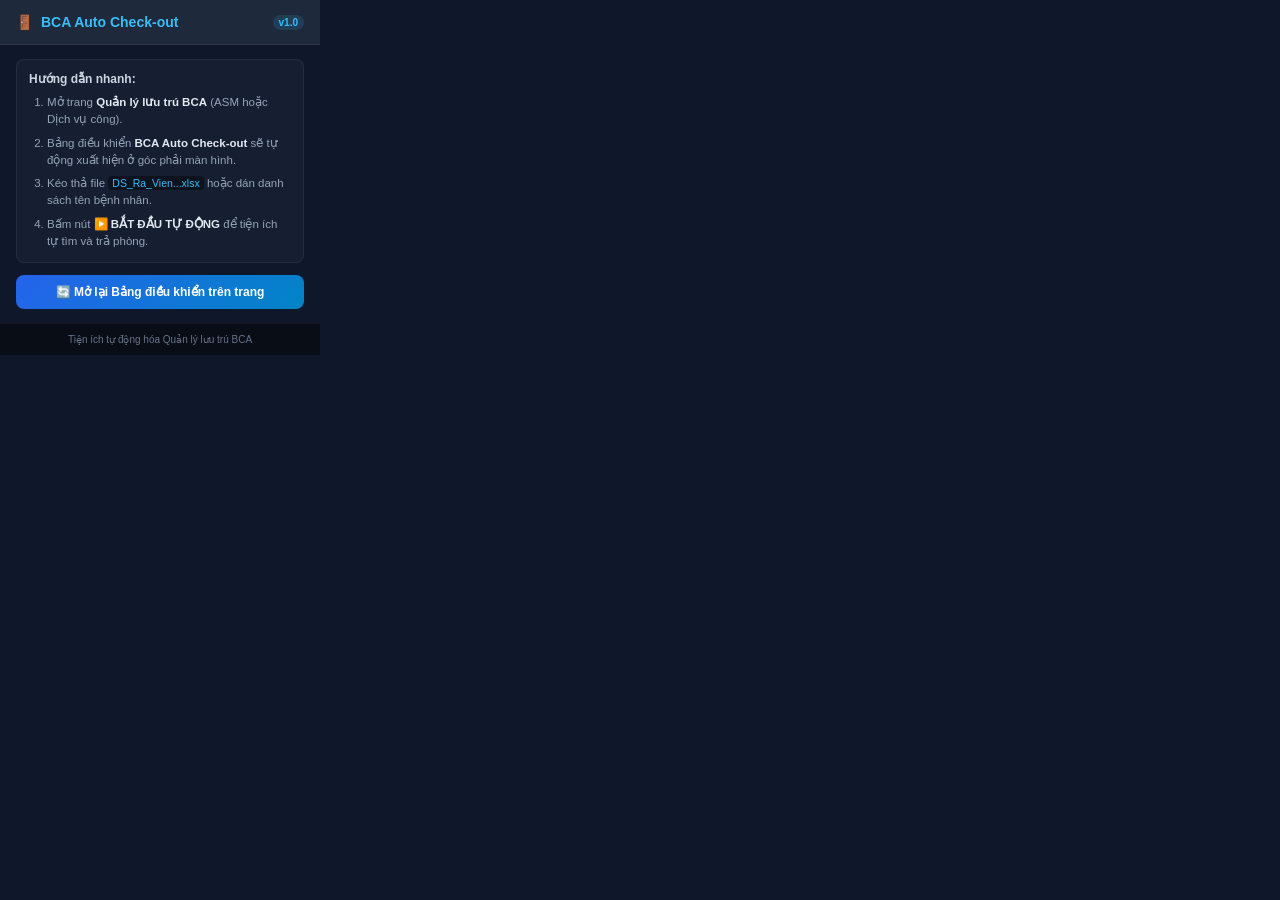
<file: extension-bca-checkout/popup.html>
<!DOCTYPE html>
<html lang="vi">
<head>
    <meta charset="UTF-8">
    <meta name="viewport" content="width=device-width, initial-scale=1.0">
    <title>BCA Auto Check-out</title>
    <link rel="stylesheet" href="popup.css">
</head>
<body>
    <div class="popup-container">
        <div class="popup-header">
            <div class="popup-title">
                <span class="icon">🚪</span>
                <span>BCA Auto Check-out</span>
            </div>
            <span class="version-badge">v1.0</span>
        </div>

        <div class="popup-body">
            <div class="info-card">
                <div class="info-title">Hướng dẫn nhanh:</div>
                <ol class="info-steps">
                    <li>Mở trang <strong>Quản lý lưu trú BCA</strong> (ASM hoặc Dịch vụ công).</li>
                    <li>Bảng điều khiển <strong>BCA Auto Check-out</strong> sẽ tự động xuất hiện ở góc phải màn hình.</li>
                    <li>Kéo thả file <code>DS_Ra_Vien...xlsx</code> hoặc dán danh sách tên bệnh nhân.</li>
                    <li>Bấm nút <strong>▶️ BẮT ĐẦU TỰ ĐỘNG</strong> để tiện ích tự tìm và trả phòng.</li>
                </ol>
            </div>

            <div class="action-buttons">
                <button class="btn btn-primary" id="btnToggleWidget">
                    <span>🔄 Mở lại Bảng điều khiển trên trang</span>
                </button>
            </div>
        </div>

        <div class="popup-footer">
            <span>Tiện ích tự động hóa Quản lý lưu trú BCA</span>
        </div>
    </div>
    <script src="popup.js"></script>
</body>
</html>
</file>
<file: extension-bca-checkout/popup.css>
* {
    margin: 0;
    padding: 0;
    box-sizing: border-box;
    font-family: -apple-system, BlinkMacSystemFont, "Segoe UI", Roboto, Arial, sans-serif;
}

body {
    width: 320px;
    background: #0f172a;
    color: #f8fafc;
}

.popup-container {
    display: flex;
    flex-direction: column;
}

.popup-header {
    padding: 14px 16px;
    background: #1e293b;
    border-bottom: 1px solid rgba(255, 255, 255, 0.08);
    display: flex;
    align-items: center;
    justify-content: space-between;
}

.popup-title {
    display: flex;
    align-items: center;
    gap: 8px;
    font-weight: 700;
    font-size: 14px;
    color: #38bdf8;
}

.version-badge {
    background: rgba(56, 189, 248, 0.15);
    color: #38bdf8;
    padding: 2px 6px;
    border-radius: 10px;
    font-size: 10px;
    font-weight: 700;
}

.popup-body {
    padding: 14px 16px;
    display: flex;
    flex-direction: column;
    gap: 12px;
}

.info-card {
    background: rgba(30, 41, 59, 0.5);
    border: 1px solid rgba(255, 255, 255, 0.06);
    border-radius: 8px;
    padding: 12px;
}

.info-title {
    font-size: 12px;
    font-weight: 700;
    color: #cbd5e1;
    margin-bottom: 8px;
}

.info-steps {
    padding-left: 18px;
    font-size: 11.5px;
    line-height: 1.5;
    color: #94a3b8;
    display: flex;
    flex-direction: column;
    gap: 6px;
}

.info-steps strong {
    color: #e2e8f0;
}

.info-steps code {
    background: rgba(0, 0, 0, 0.4);
    padding: 1px 4px;
    border-radius: 4px;
    color: #38bdf8;
    font-size: 10.5px;
}

.action-buttons {
    display: flex;
    flex-direction: column;
}

.btn {
    border: none;
    border-radius: 8px;
    padding: 10px;
    font-size: 12px;
    font-weight: 600;
    cursor: pointer;
    display: flex;
    align-items: center;
    justify-content: center;
    gap: 6px;
    transition: all 0.15s;
}

.btn-primary {
    background: linear-gradient(135deg, #2563eb, #0284c7);
    color: white;
}

.btn-primary:hover {
    background: linear-gradient(135deg, #1d4ed8, #0369a1);
}

.popup-footer {
    padding: 10px 16px;
    background: #090d16;
    border-top: 1px solid rgba(255, 255, 255, 0.04);
    text-align: center;
    font-size: 10px;
    color: #64748b;
}
</file>
